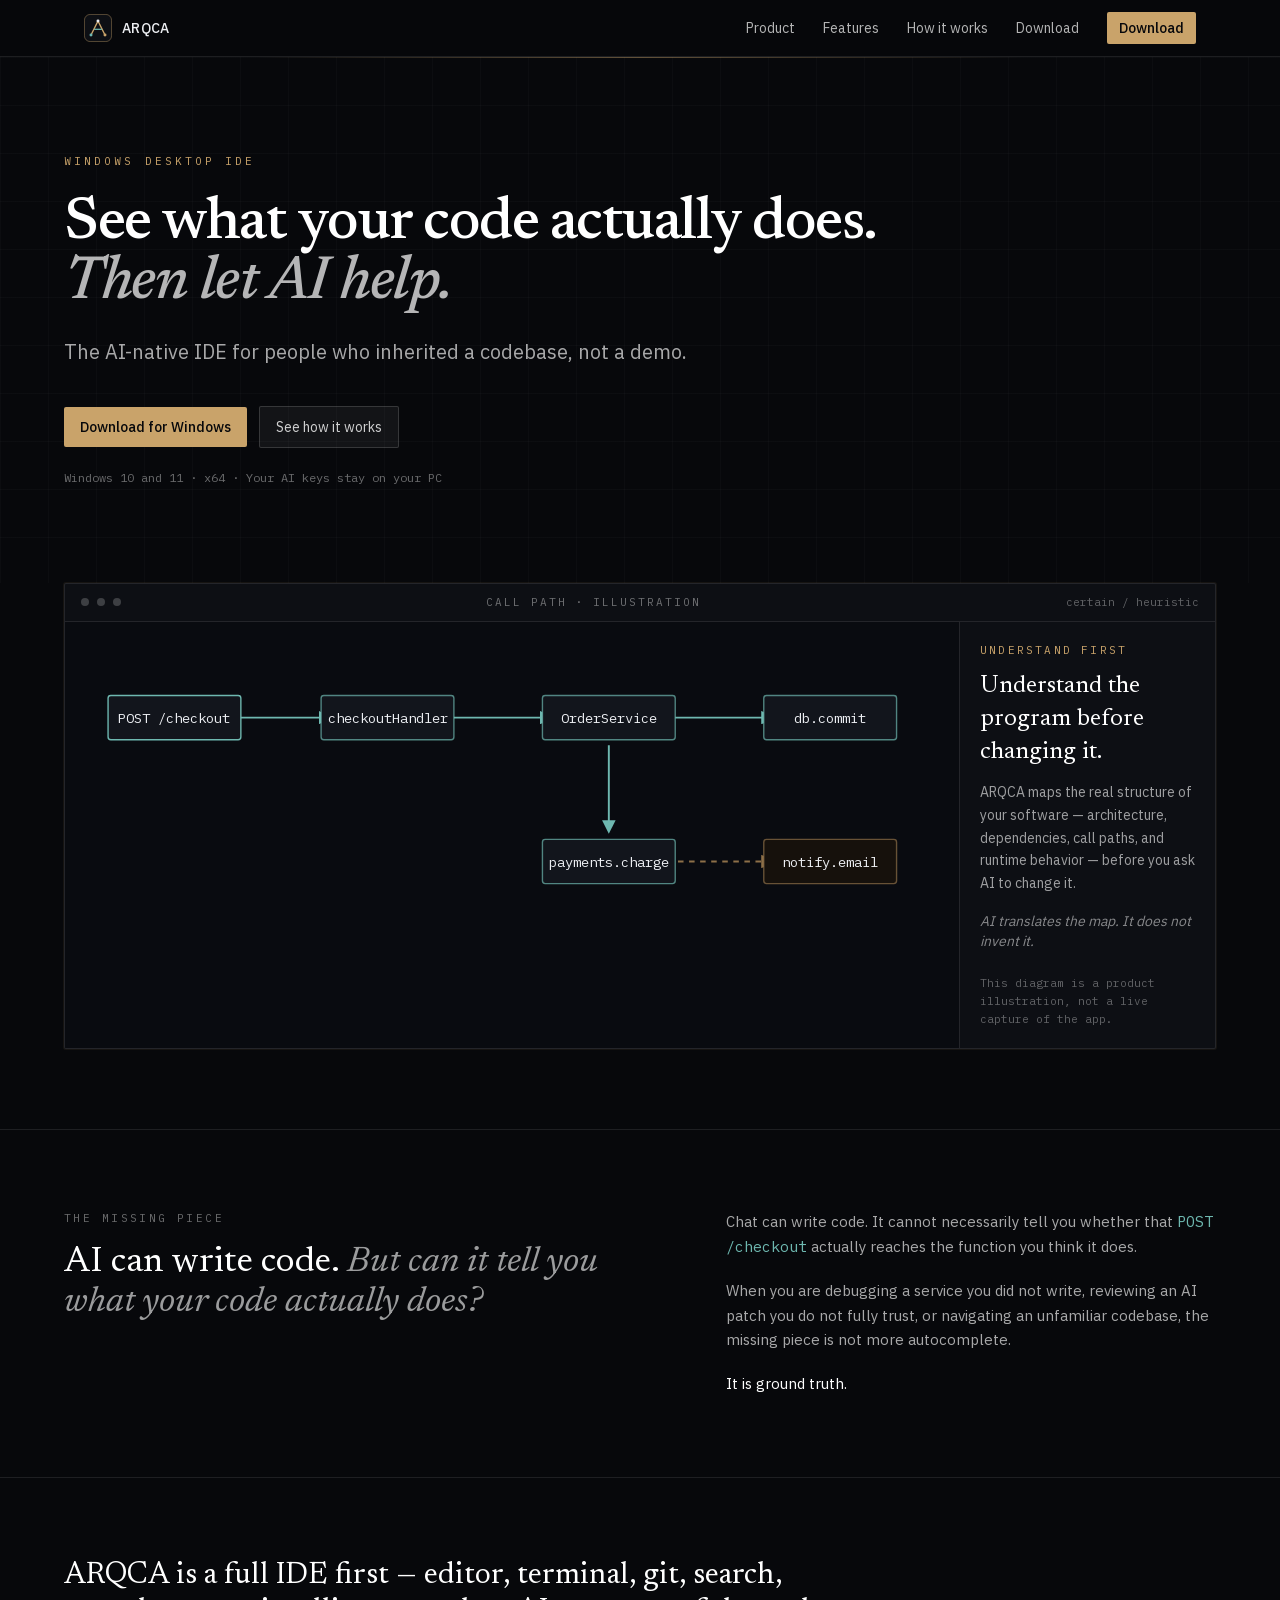
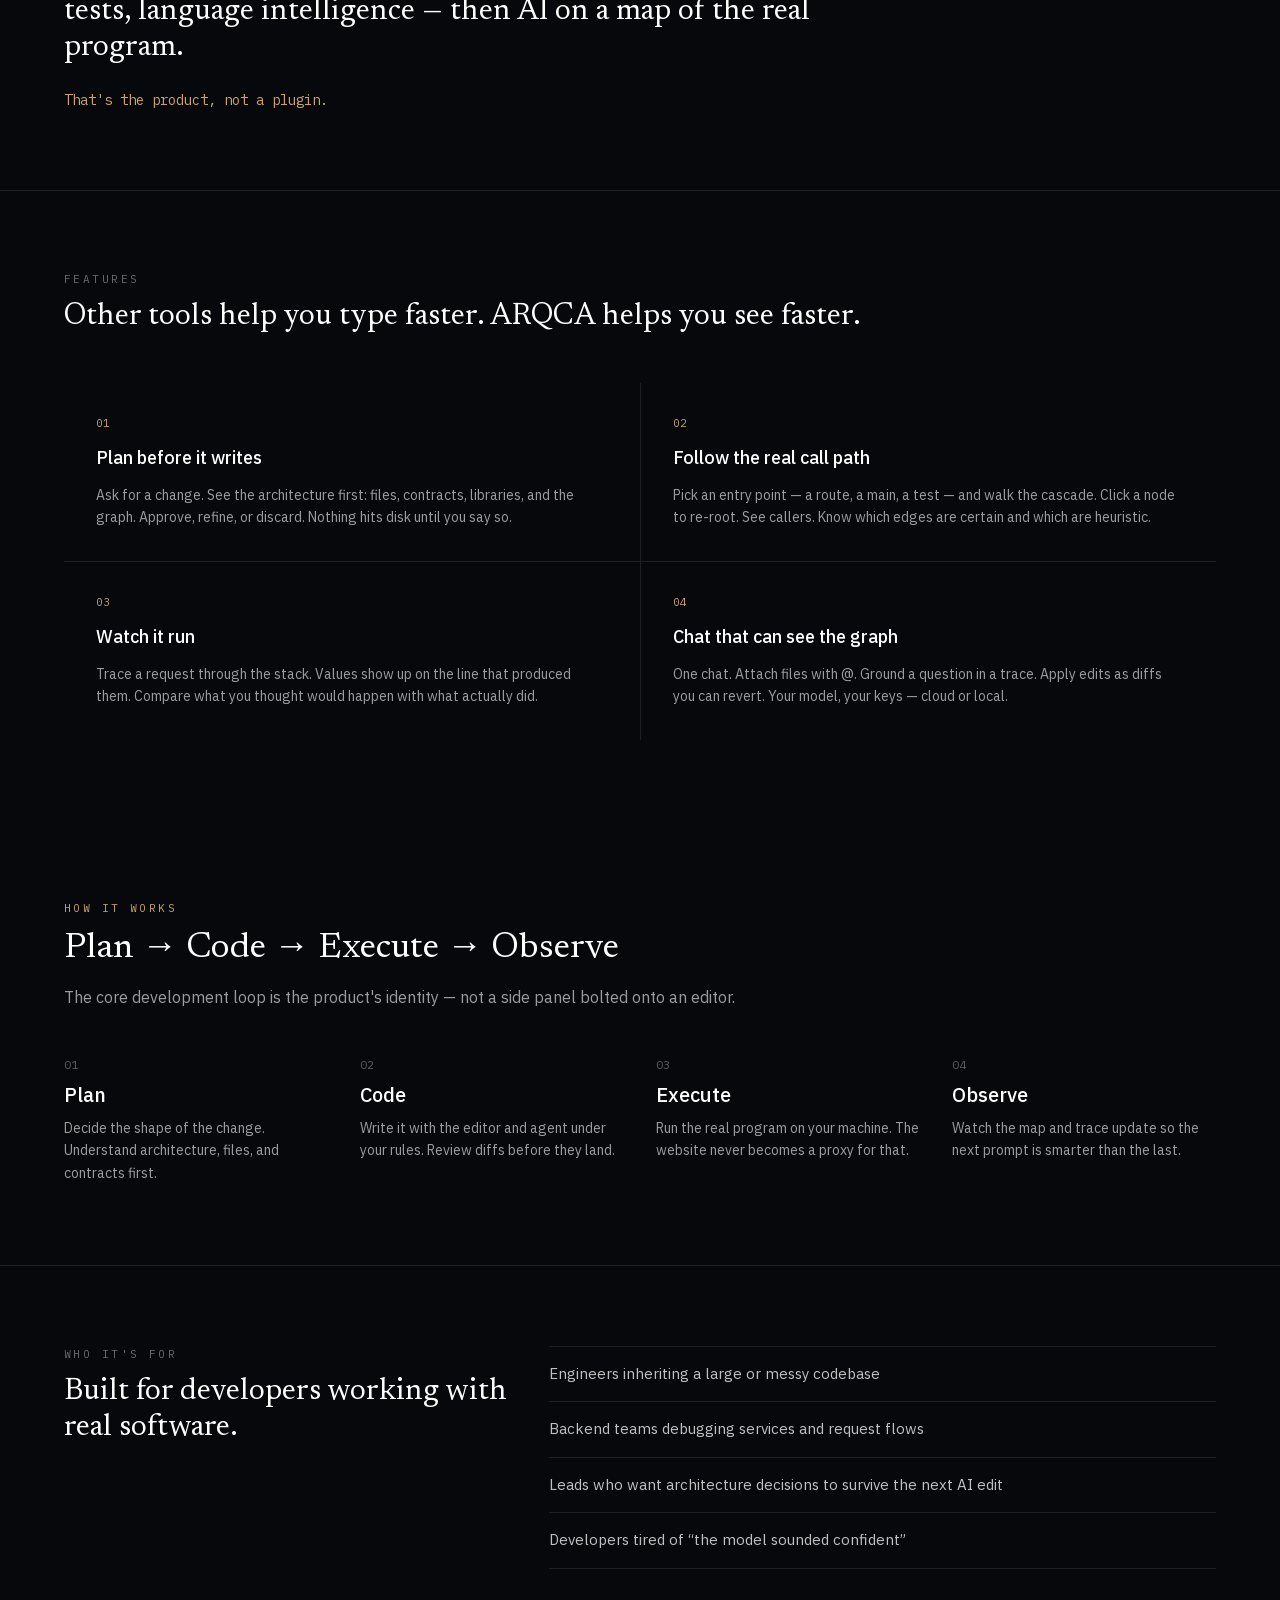
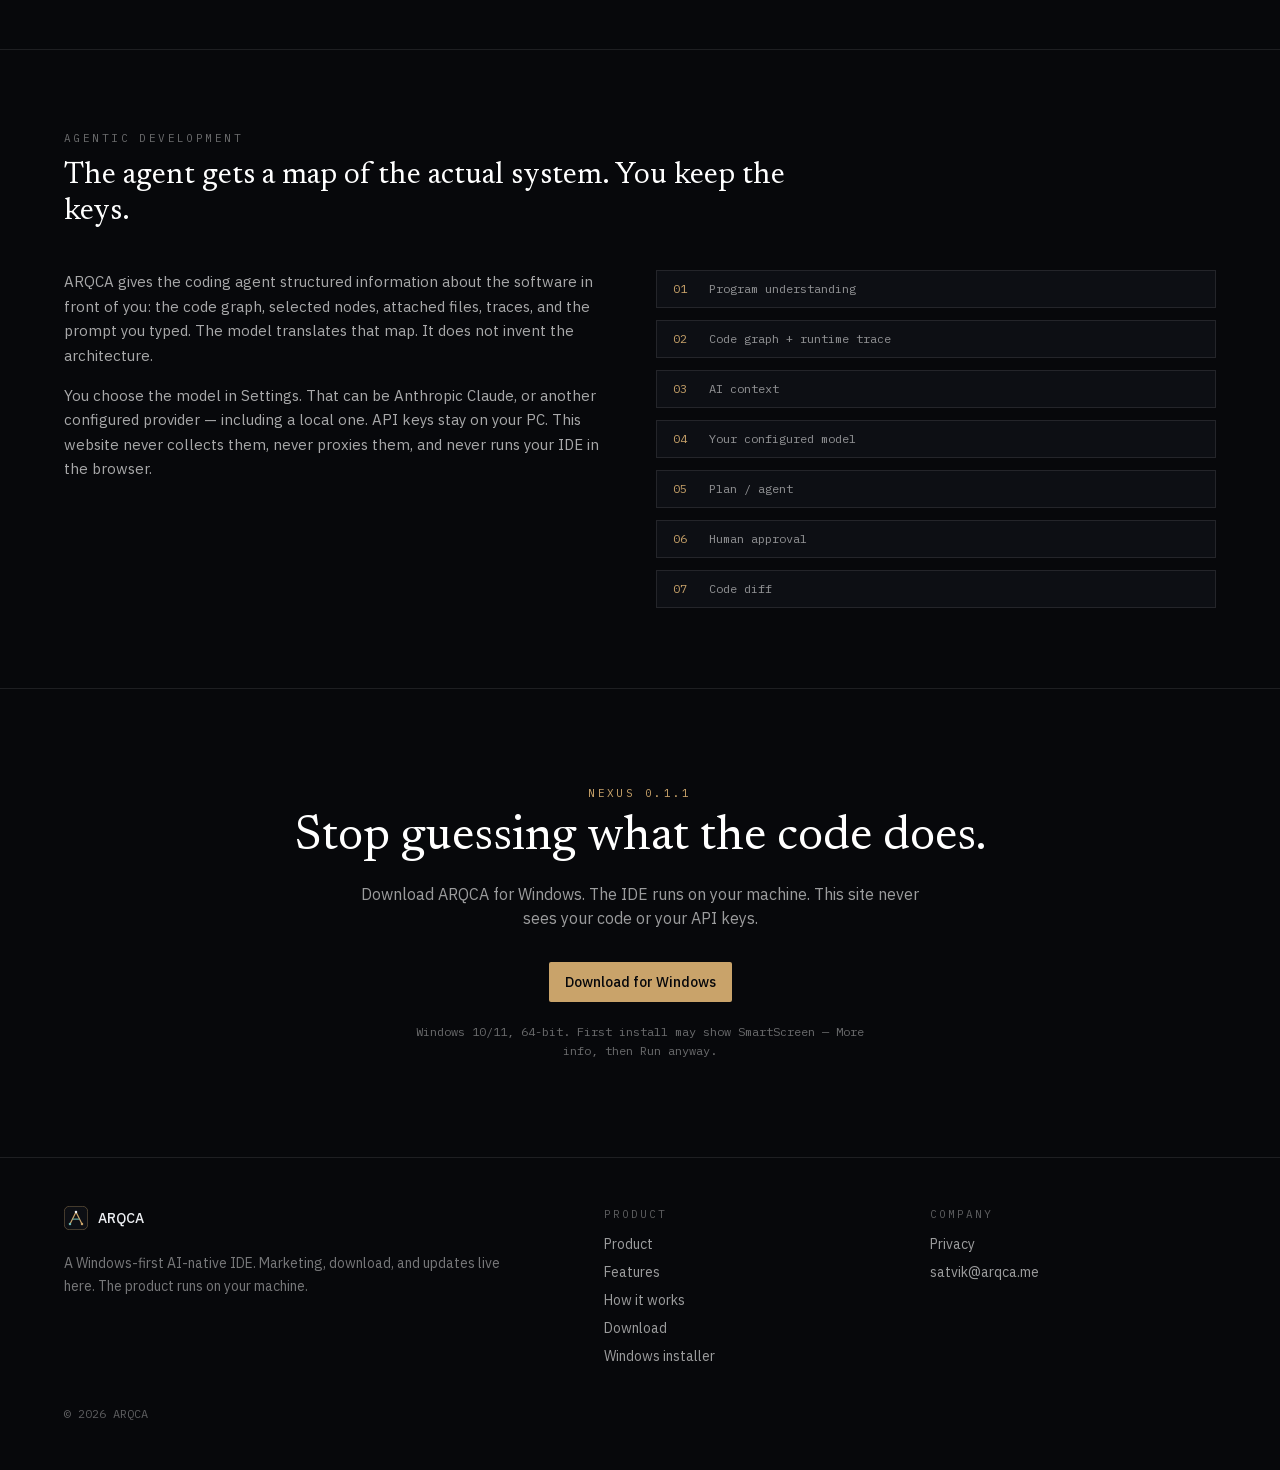
<file: index.html>
<!DOCTYPE html><!--3eyi5WeJnwTolWUCxHgqT--><html lang="en" class="__variable_987bfa __variable_e51aef __variable_9f0762"><head><meta charSet="utf-8"/><meta name="viewport" content="width=device-width, initial-scale=1"/><link rel="stylesheet" href="/_next/static/css/9a4ab6922d8cda25.css" data-precedence="next"/><link rel="preload" as="script" fetchPriority="low" href="/_next/static/chunks/webpack-51d63dc79d7a631f.js"/><script src="/_next/static/chunks/4bd1b696-c023c6e3521b1417.js" async=""></script><script src="/_next/static/chunks/255-09fb0d129bb12f51.js" async=""></script><script src="/_next/static/chunks/main-app-10377d242d7469f9.js" async=""></script><script src="/_next/static/chunks/app/page-df9d304e2578460b.js" async=""></script><meta name="theme-color" content="#07080b"/><meta name="color-scheme" content="dark"/><title>ARQCA — See What Your Code Actually Does</title><meta name="description" content="ARQCA is an AI-native desktop IDE that maps your codebase, traces execution, and helps AI understand your software before changing it."/><meta name="application-name" content="ARQCA"/><meta name="author" content="ARQCA"/><meta name="keywords" content="ARQCA,AI IDE,desktop IDE,code graph,execution tracing,program understanding,Windows IDE"/><meta name="creator" content="ARQCA"/><meta name="robots" content="index, follow"/><link rel="canonical" href="https://arqca.me/"/><meta property="og:title" content="ARQCA — See What Your Code Actually Does"/><meta property="og:description" content="ARQCA is an AI-native desktop IDE that maps your codebase, traces execution, and helps AI understand your software before changing it."/><meta property="og:url" content="https://arqca.me/"/><meta property="og:site_name" content="ARQCA"/><meta property="og:locale" content="en_US"/><meta property="og:image" content="https://arqca.me/og.png"/><meta property="og:image:width" content="1200"/><meta property="og:image:height" content="630"/><meta property="og:image:alt" content="ARQCA — See what your code actually does"/><meta property="og:type" content="website"/><meta name="twitter:card" content="summary_large_image"/><meta name="twitter:title" content="ARQCA — See What Your Code Actually Does"/><meta name="twitter:description" content="ARQCA is an AI-native desktop IDE that maps your codebase, traces execution, and helps AI understand your software before changing it."/><meta name="twitter:image" content="https://arqca.me/og.png"/><link rel="icon" href="/favicon.svg" type="image/svg+xml"/><link rel="apple-touch-icon" href="/apple-touch-icon.png"/><script src="/_next/static/chunks/polyfills-42372ed130431b0a.js" noModule=""></script></head><body class="font-sans antialiased"><div hidden=""><!--$--><!--/$--></div><script type="application/ld+json">{"@context":"https://schema.org","@type":"SoftwareApplication","name":"ARQCA","applicationCategory":"DeveloperApplication","operatingSystem":"Windows 10, Windows 11","url":"https://arqca.me","description":"ARQCA is an AI-native desktop IDE that maps your codebase, traces execution, and helps AI understand your software before changing it.","downloadUrl":"https://github.com/satvik-vinoth/Arqca/releases/download/v0.1.1/Nexus_0.1.1_x64-setup.exe","offers":{"@type":"Offer","availability":"https://schema.org/InStock","price":"0","priceCurrency":"USD","url":"https://github.com/satvik-vinoth/Arqca/releases/download/v0.1.1/Nexus_0.1.1_x64-setup.exe"}}</script><a href="#main" class="sr-only focus:not-sr-only focus:fixed focus:left-4 focus:top-4 focus:z-50 focus:bg-brass focus:px-3 focus:py-2 focus:text-ink">Skip to content</a><div id="top" class="min-h-screen bg-ink"><header class="sticky top-0 z-40 border-b border-line bg-ink/80 backdrop-blur-md"><div class="mx-auto flex h-14 max-w-site items-center justify-between px-5"><a href="/" class="flex items-center gap-2.5 text-sm font-medium tracking-wide"><svg class="h-7 w-7" viewBox="0 0 32 32" fill="none" aria-hidden="true"><rect width="32" height="32" rx="7" fill="#0d0f14"></rect><rect x="0.5" y="0.5" width="31" height="31" rx="6.5" stroke="#c9a36a" stroke-opacity="0.45"></rect><path d="M8 24 L16 8 L24 24" stroke="#c9a36a" stroke-width="1.6" stroke-linejoin="round"></path><path d="M11.5 17.5 H20.5" stroke="#6eb8b0" stroke-width="1.4"></path><circle cx="8" cy="24" r="1.7" fill="#6eb8b0"></circle><circle cx="16" cy="8" r="1.7" fill="#eceef2"></circle><circle cx="24" cy="24" r="1.7" fill="#c9a36a"></circle></svg><span>ARQCA</span></a><nav class="hidden items-center gap-7 text-sm text-white/70 md:flex" aria-label="Primary"><a href="/#product" class="transition hover:text-white">Product</a><a href="/#features" class="transition hover:text-white">Features</a><a href="/#how-it-works" class="transition hover:text-white">How it works</a><a href="/#download" class="transition hover:text-white">Download</a><a href="https://github.com/satvik-vinoth/Arqca/releases/download/v0.1.1/Nexus_0.1.1_x64-setup.exe" class="rounded-sm bg-brass px-3 py-1.5 text-sm font-medium text-ink transition hover:bg-[#d4b07a]">Download</a></nav><button type="button" class="inline-flex h-9 w-9 items-center justify-center rounded-sm border border-line text-white/80 md:hidden" aria-expanded="false" aria-controls="mobile-nav" aria-label="Open menu"><span class="sr-only">Menu</span><svg width="16" height="16" viewBox="0 0 16 16" fill="none" aria-hidden="true"><path d="M2 4 H14 M2 8 H14 M2 12 H14" stroke="currentColor" stroke-width="1.4"></path></svg></button></div></header><main id="main"><section class="relative overflow-hidden px-5 pb-16 pt-16 md:pb-24 md:pt-24"><div class="pointer-events-none absolute inset-0 bg-grid opacity-70"></div><div class="pointer-events-none absolute left-1/2 top-0 h-px w-[min(100%,48rem)] -translate-x-1/2 hairline"></div><div class="relative mx-auto max-w-site"><p class="mb-6 font-mono text-[11px] uppercase tracking-[0.28em] text-brass">Windows desktop IDE</p><h1 class="max-w-4xl font-display text-4xl font-medium leading-[1.12] tracking-tight text-white sm:text-5xl md:text-6xl">See what your code actually does.<!-- --> <span class="italic text-white/70">Then let AI help.</span></h1><p class="mt-6 max-w-2xl text-lg leading-relaxed text-white/65 md:text-xl">The AI-native IDE for people who inherited a codebase, not a demo.</p><div class="mt-10 flex flex-wrap items-center gap-3"><a href="https://github.com/satvik-vinoth/Arqca/releases/download/v0.1.1/Nexus_0.1.1_x64-setup.exe" class="inline-flex items-center rounded-sm bg-brass px-4 py-2.5 text-sm font-medium text-ink transition hover:bg-[#d4b07a]">Download for Windows</a><a href="/#how-it-works" class="inline-flex items-center rounded-sm border border-white/15 bg-white/5 px-4 py-2.5 text-sm text-white/80 transition hover:bg-white/10 hover:text-white">See how it works</a></div><p class="mt-5 max-w-xl font-mono text-xs leading-relaxed text-white/40">Windows 10 and 11 · x64 · Your AI keys stay on your PC</p></div></section><section id="product" class="scroll-mt-20 px-5 pb-20"><div class="mx-auto max-w-site"><div class="overflow-hidden rounded-sm border border-line bg-ink-raised shadow-[0_0_0_1px_rgba(201,163,106,0.08)]"><div class="flex items-center justify-between border-b border-line px-4 py-2.5"><div class="flex items-center gap-2"><span class="h-2 w-2 rounded-full bg-white/20"></span><span class="h-2 w-2 rounded-full bg-white/20"></span><span class="h-2 w-2 rounded-full bg-white/20"></span></div><p class="font-mono text-[11px] uppercase tracking-[0.18em] text-white/40">Call path · illustration</p><p class="hidden font-mono text-[11px] text-white/35 sm:block">certain / heuristic</p></div><div class="grid gap-0 lg:grid-cols-[minmax(0,1fr)_16rem]"><div class="relative min-h-[280px] overflow-x-auto bg-[#090b10] p-4 md:p-8"><svg viewBox="0 0 600 210" class="h-auto w-full min-w-[32rem]" role="img" aria-labelledby="graph-title graph-desc"><title id="graph-title">Illustrated call path for POST /checkout</title><desc id="graph-desc">A route leads to a handler, then a service, a database commit, a payments call, and a heuristic email edge.</desc><defs><marker id="arrow" viewBox="0 0 10 10" refX="8" refY="5" markerWidth="7" markerHeight="7" orient="auto-start-reverse"><path d="M 0 0 L 10 5 L 0 10 z" fill="#6eb8b0"></path></marker><marker id="arrow-dim" viewBox="0 0 10 10" refX="8" refY="5" markerWidth="7" markerHeight="7" orient="auto-start-reverse"><path d="M 0 0 L 10 5 L 0 10 z" fill="#8d7048"></path></marker></defs><line x1="88" y1="46" x2="168" y2="46" stroke="#6eb8b0" stroke-width="1.4" marker-end="url(#arrow)"></line><line x1="252" y1="46" x2="328" y2="46" stroke="#6eb8b0" stroke-width="1.4" marker-end="url(#arrow)"></line><line x1="412" y1="46" x2="488" y2="46" stroke="#6eb8b0" stroke-width="1.4" marker-end="url(#arrow)"></line><line x1="370" y1="66" x2="370" y2="128" stroke="#6eb8b0" stroke-width="1.4" marker-end="url(#arrow)"></line><line x1="412" y1="150" x2="488" y2="150" stroke="#8d7048" stroke-width="1.4" stroke-dasharray="4 4" marker-end="url(#arrow-dim)"></line><g><rect x="8" y="30" width="96" height="32" rx="2" fill="#12151c" stroke="#6eb8b0" stroke-opacity="1"></rect><text x="56" y="50" text-anchor="middle" fill="#eceef2" font-size="10" font-family="IBM Plex Mono, ui-monospace, monospace">POST /checkout</text></g><g><rect x="162" y="30" width="96" height="32" rx="2" fill="#12151c" stroke="#6eb8b0" stroke-opacity="0.7"></rect><text x="210" y="50" text-anchor="middle" fill="#eceef2" font-size="10" font-family="IBM Plex Mono, ui-monospace, monospace">checkoutHandler</text></g><g><rect x="322" y="30" width="96" height="32" rx="2" fill="#12151c" stroke="#6eb8b0" stroke-opacity="0.7"></rect><text x="370" y="50" text-anchor="middle" fill="#eceef2" font-size="10" font-family="IBM Plex Mono, ui-monospace, monospace">OrderService</text></g><g><rect x="482" y="30" width="96" height="32" rx="2" fill="#12151c" stroke="#6eb8b0" stroke-opacity="0.7"></rect><text x="530" y="50" text-anchor="middle" fill="#eceef2" font-size="10" font-family="IBM Plex Mono, ui-monospace, monospace">db.commit</text></g><g><rect x="322" y="134" width="96" height="32" rx="2" fill="#12151c" stroke="#6eb8b0" stroke-opacity="0.7"></rect><text x="370" y="154" text-anchor="middle" fill="#eceef2" font-size="10" font-family="IBM Plex Mono, ui-monospace, monospace">payments.charge</text></g><g><rect x="482" y="134" width="96" height="32" rx="2" fill="#16110c" stroke="#8d7048" stroke-opacity="0.7"></rect><text x="530" y="154" text-anchor="middle" fill="#eceef2" font-size="10" font-family="IBM Plex Mono, ui-monospace, monospace">notify.email</text></g></svg></div><aside class="border-t border-line p-5 lg:border-l lg:border-t-0"><p class="font-mono text-[11px] uppercase tracking-[0.2em] text-brass">Understand first</p><h2 class="mt-3 font-display text-2xl leading-snug text-white">Understand the program before changing it.</h2><p class="mt-3 text-sm leading-relaxed text-white/60">ARQCA maps the real structure of your software — architecture, dependencies, call paths, and runtime behavior — before you ask AI to change it.</p><p class="mt-4 text-sm italic text-white/50">AI translates the map. It does not invent it.</p><p class="mt-6 font-mono text-[11px] leading-relaxed text-white/35">This diagram is a product illustration, not a live capture of the app.</p></aside></div></div></div></section><section class="border-y border-line px-5 py-20"><div class="mx-auto grid max-w-site gap-12 md:grid-cols-[minmax(0,1.1fr)_minmax(0,0.9fr)] md:gap-16"><div><p class="font-mono text-[11px] uppercase tracking-[0.22em] text-white/40">The missing piece</p><h2 class="mt-4 font-display text-3xl leading-tight text-white md:text-4xl">AI can write code.<!-- --> <span class="italic text-white/60">But can it tell you what your code actually does?</span></h2></div><div class="space-y-5 text-[15px] leading-relaxed text-white/65"><p>Chat can write code. It cannot necessarily tell you whether that<!-- --> <code class="font-mono text-signal">POST /checkout</code> actually reaches the function you think it does.</p><p>When you are debugging a service you did not write, reviewing an AI patch you do not fully trust, or navigating an unfamiliar codebase, the missing piece is not more autocomplete.</p><p class="text-white">It is ground truth.</p></div></div></section><section class="px-5 py-20"><div class="mx-auto max-w-site"><p class="max-w-3xl font-display text-2xl leading-snug text-white md:text-3xl">ARQCA is a full IDE first — editor, terminal, git, search, tests, language intelligence — then AI on a map of the real program.</p><p class="mt-6 font-mono text-sm text-brass">That&#x27;s the product, not a plugin.</p></div></section><section id="features" class="scroll-mt-20 border-t border-line px-5 py-20"><div class="mx-auto max-w-site"><p class="font-mono text-[11px] uppercase tracking-[0.22em] text-white/40">Features</p><h2 class="mt-3 font-display text-3xl text-white">Other tools help you type faster. ARQCA helps you see faster.</h2><div class="mt-12 grid gap-px bg-line sm:grid-cols-2"><article class="bg-ink p-6 md:p-8"><p class="font-mono text-[11px] text-brass">01</p><h3 class="mt-3 text-lg font-medium text-white">Plan before it writes</h3><p class="mt-3 text-sm leading-relaxed text-white/60">Ask for a change. See the architecture first: files, contracts, libraries, and the graph. Approve, refine, or discard. Nothing hits disk until you say so.</p></article><article class="bg-ink p-6 md:p-8"><p class="font-mono text-[11px] text-brass">02</p><h3 class="mt-3 text-lg font-medium text-white">Follow the real call path</h3><p class="mt-3 text-sm leading-relaxed text-white/60">Pick an entry point — a route, a main, a test — and walk the cascade. Click a node to re-root. See callers. Know which edges are certain and which are heuristic.</p></article><article class="bg-ink p-6 md:p-8"><p class="font-mono text-[11px] text-brass">03</p><h3 class="mt-3 text-lg font-medium text-white">Watch it run</h3><p class="mt-3 text-sm leading-relaxed text-white/60">Trace a request through the stack. Values show up on the line that produced them. Compare what you thought would happen with what actually did.</p></article><article class="bg-ink p-6 md:p-8"><p class="font-mono text-[11px] text-brass">04</p><h3 class="mt-3 text-lg font-medium text-white">Chat that can see the graph</h3><p class="mt-3 text-sm leading-relaxed text-white/60">One chat. Attach files with @. Ground a question in a trace. Apply edits as diffs you can revert. Your model, your keys — cloud or local.</p></article></div></div></section><section id="how-it-works" class="scroll-mt-20 px-5 py-20"><div class="mx-auto max-w-site"><p class="font-mono text-[11px] uppercase tracking-[0.22em] text-brass">How it works</p><h2 class="mt-3 font-display text-3xl text-white md:text-4xl">Plan → Code → Execute → Observe</h2><p class="mt-4 max-w-2xl text-white/60">The core development loop is the product&#x27;s identity — not a side panel bolted onto an editor.</p><ol class="mt-12 grid gap-8 sm:grid-cols-2 lg:grid-cols-4"><li><p class="font-mono text-xs text-white/35">01</p><h3 class="mt-2 text-xl font-medium text-white">Plan</h3><p class="mt-2 text-sm leading-relaxed text-white/60">Decide the shape of the change. Understand architecture, files, and contracts first.</p></li><li><p class="font-mono text-xs text-white/35">02</p><h3 class="mt-2 text-xl font-medium text-white">Code</h3><p class="mt-2 text-sm leading-relaxed text-white/60">Write it with the editor and agent under your rules. Review diffs before they land.</p></li><li><p class="font-mono text-xs text-white/35">03</p><h3 class="mt-2 text-xl font-medium text-white">Execute</h3><p class="mt-2 text-sm leading-relaxed text-white/60">Run the real program on your machine. The website never becomes a proxy for that.</p></li><li><p class="font-mono text-xs text-white/35">04</p><h3 class="mt-2 text-xl font-medium text-white">Observe</h3><p class="mt-2 text-sm leading-relaxed text-white/60">Watch the map and trace update so the next prompt is smarter than the last.</p></li></ol></div></section><section class="border-y border-line px-5 py-20"><div class="mx-auto grid max-w-site gap-10 md:grid-cols-[minmax(0,0.8fr)_minmax(0,1.2fr)]"><div><p class="font-mono text-[11px] uppercase tracking-[0.22em] text-white/40">Who it&#x27;s for</p><h2 class="mt-3 font-display text-3xl text-white">Built for developers working with real software.</h2></div><ul class="space-y-0 divide-y divide-line border-y border-line"><li class="py-4 text-[15px] text-white/75">Engineers inheriting a large or messy codebase</li><li class="py-4 text-[15px] text-white/75">Backend teams debugging services and request flows</li><li class="py-4 text-[15px] text-white/75">Leads who want architecture decisions to survive the next AI edit</li><li class="py-4 text-[15px] text-white/75">Developers tired of “the model sounded confident”</li></ul></div></section><section class="px-5 py-20"><div class="mx-auto max-w-site"><p class="font-mono text-[11px] uppercase tracking-[0.22em] text-white/40">Agentic development</p><h2 class="mt-3 max-w-3xl font-display text-3xl text-white">The agent gets a map of the actual system. You keep the keys.</h2><div class="mt-10 grid gap-8 md:grid-cols-2"><div class="space-y-4 text-[15px] leading-relaxed text-white/65"><p>ARQCA gives the coding agent structured information about the software in front of you: the code graph, selected nodes, attached files, traces, and the prompt you typed. The model translates that map. It does not invent the architecture.</p><p>You choose the model in Settings. That can be Anthropic Claude, or another configured provider — including a local one. API keys stay on your PC. This website never collects them, never proxies them, and never runs your IDE in the browser.</p></div><ol class="space-y-3 font-mono text-xs text-white/55"><li class="flex items-center gap-3 border border-line bg-ink-raised px-4 py-2.5"><span class="w-6 text-brass">01</span><span>Program understanding</span></li><li class="flex items-center gap-3 border border-line bg-ink-raised px-4 py-2.5"><span class="w-6 text-brass">02</span><span>Code graph + runtime trace</span></li><li class="flex items-center gap-3 border border-line bg-ink-raised px-4 py-2.5"><span class="w-6 text-brass">03</span><span>AI context</span></li><li class="flex items-center gap-3 border border-line bg-ink-raised px-4 py-2.5"><span class="w-6 text-brass">04</span><span>Your configured model</span></li><li class="flex items-center gap-3 border border-line bg-ink-raised px-4 py-2.5"><span class="w-6 text-brass">05</span><span>Plan / agent</span></li><li class="flex items-center gap-3 border border-line bg-ink-raised px-4 py-2.5"><span class="w-6 text-brass">06</span><span>Human approval</span></li><li class="flex items-center gap-3 border border-line bg-ink-raised px-4 py-2.5"><span class="w-6 text-brass">07</span><span>Code diff</span></li></ol></div></div></section><section id="download" class="scroll-mt-20 border-t border-line px-5 py-24"><div class="mx-auto max-w-site text-center"><p class="font-mono text-[11px] uppercase tracking-[0.22em] text-brass">Nexus <!-- -->0.1.1</p><h2 class="mt-3 font-display text-3xl text-white md:text-5xl">Stop guessing what the code does.</h2><p class="mx-auto mt-5 max-w-xl text-white/60">Download ARQCA for Windows. The IDE runs on your machine. This site never sees your code or your API keys.</p><div class="mt-8 flex flex-wrap items-center justify-center gap-3"><a href="https://github.com/satvik-vinoth/Arqca/releases/download/v0.1.1/Nexus_0.1.1_x64-setup.exe" class="inline-flex items-center rounded-sm bg-brass px-4 py-2.5 text-sm font-medium text-ink transition hover:bg-[#d4b07a]">Download for Windows</a></div><p class="mx-auto mt-5 max-w-md font-mono text-xs leading-relaxed text-white/40">Windows 10/11, 64-bit. First install may show SmartScreen — More info, then Run anyway.</p></div></section></main><footer class="border-t border-line px-5 py-12"><div class="mx-auto grid max-w-site gap-10 md:grid-cols-[minmax(0,1.4fr)_repeat(2,minmax(0,0.8fr))]"><div><a href="/" class="inline-flex items-center gap-2.5"><svg class="h-6 w-6" viewBox="0 0 32 32" fill="none" aria-hidden="true"><rect width="32" height="32" rx="7" fill="#0d0f14"></rect><rect x="0.5" y="0.5" width="31" height="31" rx="6.5" stroke="#c9a36a" stroke-opacity="0.45"></rect><path d="M8 24 L16 8 L24 24" stroke="#c9a36a" stroke-width="1.6" stroke-linejoin="round"></path><path d="M11.5 17.5 H20.5" stroke="#6eb8b0" stroke-width="1.4"></path><circle cx="8" cy="24" r="1.7" fill="#6eb8b0"></circle><circle cx="16" cy="8" r="1.7" fill="#eceef2"></circle><circle cx="24" cy="24" r="1.7" fill="#c9a36a"></circle></svg><span class="text-sm font-medium">ARQCA</span></a><p class="mt-4 max-w-md text-sm leading-relaxed text-white/45">A Windows-first AI-native IDE. Marketing, download, and updates live here. The product runs on your machine.</p></div><div><p class="font-mono text-[11px] uppercase tracking-[0.18em] text-white/35">Product</p><ul class="mt-3 space-y-2 text-sm text-white/60"><li><a class="transition hover:text-white" href="/#product">Product</a></li><li><a class="transition hover:text-white" href="/#features">Features</a></li><li><a class="transition hover:text-white" href="/#how-it-works">How it works</a></li><li><a class="transition hover:text-white" href="/#download">Download</a></li><li><a class="transition hover:text-white" href="https://github.com/satvik-vinoth/Arqca/releases/download/v0.1.1/Nexus_0.1.1_x64-setup.exe">Windows installer</a></li></ul></div><div><p class="font-mono text-[11px] uppercase tracking-[0.18em] text-white/35">Company</p><ul class="mt-3 space-y-2 text-sm text-white/60"><li><a class="transition hover:text-white" href="/privacy/">Privacy</a></li><li><a class="transition hover:text-white" href="mailto:satvik@arqca.me">satvik@arqca.me</a></li></ul></div></div><p class="mx-auto mt-10 max-w-site font-mono text-xs text-white/35">© <!-- -->2026<!-- --> ARQCA</p></footer></div><!--$--><!--/$--><script src="/_next/static/chunks/webpack-51d63dc79d7a631f.js" id="_R_" async=""></script><script>(self.__next_f=self.__next_f||[]).push([0])</script><script>self.__next_f.push([1,"1:\"$Sreact.fragment\"\n2:I[9766,[],\"\"]\n3:I[8924,[],\"\"]\n4:I[7292,[\"974\",\"static/chunks/app/page-df9d304e2578460b.js\"],\"Navbar\"]\n12:I[7150,[],\"\"]\n:HL[\"/_next/static/css/9a4ab6922d8cda25.css\",\"style\"]\n"])</script><script>self.__next_f.push([1,"0:{\"P\":null,\"b\":\"3eyi5WeJnwTolWUCxHgqT\",\"p\":\"\",\"c\":[\"\",\"\"],\"i\":false,\"f\":[[[\"\",{\"children\":[\"__PAGE__\",{}]},\"$undefined\",\"$undefined\",true],[\"\",[\"$\",\"$1\",\"c\",{\"children\":[[[\"$\",\"link\",\"0\",{\"rel\":\"stylesheet\",\"href\":\"/_next/static/css/9a4ab6922d8cda25.css\",\"precedence\":\"next\",\"crossOrigin\":\"$undefined\",\"nonce\":\"$undefined\"}]],[\"$\",\"html\",null,{\"lang\":\"en\",\"className\":\"__variable_987bfa __variable_e51aef __variable_9f0762\",\"children\":[\"$\",\"body\",null,{\"className\":\"font-sans antialiased\",\"children\":[[\"$\",\"script\",null,{\"type\":\"application/ld+json\",\"dangerouslySetInnerHTML\":{\"__html\":\"{\\\"@context\\\":\\\"https://schema.org\\\",\\\"@type\\\":\\\"SoftwareApplication\\\",\\\"name\\\":\\\"ARQCA\\\",\\\"applicationCategory\\\":\\\"DeveloperApplication\\\",\\\"operatingSystem\\\":\\\"Windows 10, Windows 11\\\",\\\"url\\\":\\\"https://arqca.me\\\",\\\"description\\\":\\\"ARQCA is an AI-native desktop IDE that maps your codebase, traces execution, and helps AI understand your software before changing it.\\\",\\\"downloadUrl\\\":\\\"https://github.com/satvik-vinoth/Arqca/releases/download/v0.1.1/Nexus_0.1.1_x64-setup.exe\\\",\\\"offers\\\":{\\\"@type\\\":\\\"Offer\\\",\\\"availability\\\":\\\"https://schema.org/InStock\\\",\\\"price\\\":\\\"0\\\",\\\"priceCurrency\\\":\\\"USD\\\",\\\"url\\\":\\\"https://github.com/satvik-vinoth/Arqca/releases/download/v0.1.1/Nexus_0.1.1_x64-setup.exe\\\"}}\"}}],[\"$\",\"a\",null,{\"href\":\"#main\",\"className\":\"sr-only focus:not-sr-only focus:fixed focus:left-4 focus:top-4 focus:z-50 focus:bg-brass focus:px-3 focus:py-2 focus:text-ink\",\"children\":\"Skip to content\"}],[\"$\",\"$L2\",null,{\"parallelRouterKey\":\"children\",\"error\":\"$undefined\",\"errorStyles\":\"$undefined\",\"errorScripts\":\"$undefined\",\"template\":[\"$\",\"$L3\",null,{}],\"templateStyles\":\"$undefined\",\"templateScripts\":\"$undefined\",\"notFound\":[[\"$\",\"main\",null,{\"className\":\"flex min-h-screen flex-col items-center justify-center bg-ink px-5 text-center\",\"children\":[[\"$\",\"svg\",null,{\"className\":\"h-10 w-10\",\"viewBox\":\"0 0 32 32\",\"fill\":\"none\",\"aria-hidden\":\"true\",\"children\":[[\"$\",\"rect\",null,{\"width\":\"32\",\"height\":\"32\",\"rx\":\"7\",\"fill\":\"#0d0f14\"}],[\"$\",\"rect\",null,{\"x\":\"0.5\",\"y\":\"0.5\",\"width\":\"31\",\"height\":\"31\",\"rx\":\"6.5\",\"stroke\":\"#c9a36a\",\"strokeOpacity\":\"0.45\"}],[\"$\",\"path\",null,{\"d\":\"M8 24 L16 8 L24 24\",\"stroke\":\"#c9a36a\",\"strokeWidth\":\"1.6\",\"strokeLinejoin\":\"round\"}],[\"$\",\"path\",null,{\"d\":\"M11.5 17.5 H20.5\",\"stroke\":\"#6eb8b0\",\"strokeWidth\":\"1.4\"}],[\"$\",\"circle\",null,{\"cx\":\"8\",\"cy\":\"24\",\"r\":\"1.7\",\"fill\":\"#6eb8b0\"}],[\"$\",\"circle\",null,{\"cx\":\"16\",\"cy\":\"8\",\"r\":\"1.7\",\"fill\":\"#eceef2\"}],[\"$\",\"circle\",null,{\"cx\":\"24\",\"cy\":\"24\",\"r\":\"1.7\",\"fill\":\"#c9a36a\"}]]}],[\"$\",\"h1\",null,{\"className\":\"mt-6 font-display text-3xl text-white\",\"children\":\"Page not found\"}],[\"$\",\"p\",null,{\"className\":\"mt-3 text-sm text-white/55\",\"children\":\"ARQCA lives at the homepage. This URL does not exist.\"}],[\"$\",\"a\",null,{\"href\":\"/\",\"className\":\"mt-8 rounded-sm bg-brass px-4 py-2.5 text-sm font-medium text-ink\",\"children\":\"Back to ARQCA\"}]]}],[]],\"forbidden\":\"$undefined\",\"unauthorized\":\"$undefined\"}]]}]}]]}],{\"children\":[\"__PAGE__\",[\"$\",\"$1\",\"c\",{\"children\":[[\"$\",\"div\",null,{\"id\":\"top\",\"className\":\"min-h-screen bg-ink\",\"children\":[[\"$\",\"$L4\",null,{}],[\"$\",\"main\",null,{\"id\":\"main\",\"children\":[[\"$\",\"section\",null,{\"className\":\"relative overflow-hidden px-5 pb-16 pt-16 md:pb-24 md:pt-24\",\"children\":[[\"$\",\"div\",null,{\"className\":\"pointer-events-none absolute inset-0 bg-grid opacity-70\"}],[\"$\",\"div\",null,{\"className\":\"pointer-events-none absolute left-1/2 top-0 h-px w-[min(100%,48rem)] -translate-x-1/2 hairline\"}],[\"$\",\"div\",null,{\"className\":\"relative mx-auto max-w-site\",\"children\":[[\"$\",\"p\",null,{\"className\":\"mb-6 font-mono text-[11px] uppercase tracking-[0.28em] text-brass\",\"children\":\"Windows desktop IDE\"}],[\"$\",\"h1\",null,{\"className\":\"max-w-4xl font-display text-4xl font-medium leading-[1.12] tracking-tight text-white sm:text-5xl md:text-6xl\",\"children\":[\"See what your code actually does.\",\" \",[\"$\",\"span\",null,{\"className\":\"italic text-white/70\",\"children\":\"Then let AI help.\"}]]}],[\"$\",\"p\",null,{\"className\":\"mt-6 max-w-2xl text-lg leading-relaxed text-white/65 md:text-xl\",\"children\":\"The AI-native IDE for people who inherited a codebase, not a demo.\"}],[\"$\",\"div\",null,{\"className\":\"mt-10 flex flex-wrap items-center gap-3\",\"children\":[[\"$\",\"a\",null,{\"href\":\"https://github.com/satvik-vinoth/Arqca/releases/download/v0.1.1/Nexus_0.1.1_x64-setup.exe\",\"className\":\"inline-flex items-center rounded-sm bg-brass px-4 py-2.5 text-sm font-medium text-ink transition hover:bg-[#d4b07a]\",\"children\":\"Download for Windows\"}],\"$L5\"]}],\"$L6\"]}]]}],\"$L7\",\"$L8\",\"$L9\",\"$La\",\"$Lb\",\"$Lc\",\"$Ld\",\"$Le\"]}],\"$Lf\"]}],null,\"$L10\"]}],{},null,false]},null,false],\"$L11\",false]],\"m\":\"$undefined\",\"G\":[\"$12\",[]],\"s\":false,\"S\":true}\n"])</script><script>self.__next_f.push([1,"17:I[4431,[],\"OutletBoundary\"]\n19:I[5278,[],\"AsyncMetadataOutlet\"]\n1b:I[4431,[],\"ViewportBoundary\"]\n1d:I[4431,[],\"MetadataBoundary\"]\n1e:\"$Sreact.suspense\"\n5:[\"$\",\"a\",null,{\"href\":\"/#how-it-works\",\"className\":\"inline-flex items-center rounded-sm border border-white/15 bg-white/5 px-4 py-2.5 text-sm text-white/80 transition hover:bg-white/10 hover:text-white\",\"children\":\"See how it works\"}]\n6:[\"$\",\"p\",null,{\"className\":\"mt-5 max-w-xl font-mono text-xs leading-relaxed text-white/40\",\"children\":\"Windows 10 and 11 · x64 · Your AI keys stay on your PC\"}]\n"])</script><script>self.__next_f.push([1,"7:[\"$\",\"section\",null,{\"id\":\"product\",\"className\":\"scroll-mt-20 px-5 pb-20\",\"children\":[\"$\",\"div\",null,{\"className\":\"mx-auto max-w-site\",\"children\":[\"$\",\"div\",null,{\"className\":\"overflow-hidden rounded-sm border border-line bg-ink-raised shadow-[0_0_0_1px_rgba(201,163,106,0.08)]\",\"children\":[[\"$\",\"div\",null,{\"className\":\"flex items-center justify-between border-b border-line px-4 py-2.5\",\"children\":[[\"$\",\"div\",null,{\"className\":\"flex items-center gap-2\",\"children\":[[\"$\",\"span\",null,{\"className\":\"h-2 w-2 rounded-full bg-white/20\"}],[\"$\",\"span\",null,{\"className\":\"h-2 w-2 rounded-full bg-white/20\"}],[\"$\",\"span\",null,{\"className\":\"h-2 w-2 rounded-full bg-white/20\"}]]}],[\"$\",\"p\",null,{\"className\":\"font-mono text-[11px] uppercase tracking-[0.18em] text-white/40\",\"children\":\"Call path · illustration\"}],[\"$\",\"p\",null,{\"className\":\"hidden font-mono text-[11px] text-white/35 sm:block\",\"children\":\"certain / heuristic\"}]]}],[\"$\",\"div\",null,{\"className\":\"grid gap-0 lg:grid-cols-[minmax(0,1fr)_16rem]\",\"children\":[[\"$\",\"div\",null,{\"className\":\"relative min-h-[280px] overflow-x-auto bg-[#090b10] p-4 md:p-8\",\"children\":[\"$\",\"svg\",null,{\"viewBox\":\"0 0 600 210\",\"className\":\"h-auto w-full min-w-[32rem]\",\"role\":\"img\",\"aria-labelledby\":\"graph-title graph-desc\",\"children\":[[\"$\",\"title\",null,{\"id\":\"graph-title\",\"children\":\"Illustrated call path for POST /checkout\"}],[\"$\",\"desc\",null,{\"id\":\"graph-desc\",\"children\":\"A route leads to a handler, then a service, a database commit, a payments call, and a heuristic email edge.\"}],[\"$\",\"defs\",null,{\"children\":[[\"$\",\"marker\",null,{\"id\":\"arrow\",\"viewBox\":\"0 0 10 10\",\"refX\":\"8\",\"refY\":\"5\",\"markerWidth\":\"7\",\"markerHeight\":\"7\",\"orient\":\"auto-start-reverse\",\"children\":[\"$\",\"path\",null,{\"d\":\"M 0 0 L 10 5 L 0 10 z\",\"fill\":\"#6eb8b0\"}]}],[\"$\",\"marker\",null,{\"id\":\"arrow-dim\",\"viewBox\":\"0 0 10 10\",\"refX\":\"8\",\"refY\":\"5\",\"markerWidth\":\"7\",\"markerHeight\":\"7\",\"orient\":\"auto-start-reverse\",\"children\":[\"$\",\"path\",null,{\"d\":\"M 0 0 L 10 5 L 0 10 z\",\"fill\":\"#8d7048\"}]}]]}],[\"$\",\"line\",null,{\"x1\":\"88\",\"y1\":\"46\",\"x2\":\"168\",\"y2\":\"46\",\"stroke\":\"#6eb8b0\",\"strokeWidth\":\"1.4\",\"markerEnd\":\"url(#arrow)\"}],[\"$\",\"line\",null,{\"x1\":\"252\",\"y1\":\"46\",\"x2\":\"328\",\"y2\":\"46\",\"stroke\":\"#6eb8b0\",\"strokeWidth\":\"1.4\",\"markerEnd\":\"url(#arrow)\"}],[\"$\",\"line\",null,{\"x1\":\"412\",\"y1\":\"46\",\"x2\":\"488\",\"y2\":\"46\",\"stroke\":\"#6eb8b0\",\"strokeWidth\":\"1.4\",\"markerEnd\":\"url(#arrow)\"}],[\"$\",\"line\",null,{\"x1\":\"370\",\"y1\":\"66\",\"x2\":\"370\",\"y2\":\"128\",\"stroke\":\"#6eb8b0\",\"strokeWidth\":\"1.4\",\"markerEnd\":\"url(#arrow)\"}],[\"$\",\"line\",null,{\"x1\":\"412\",\"y1\":\"150\",\"x2\":\"488\",\"y2\":\"150\",\"stroke\":\"#8d7048\",\"strokeWidth\":\"1.4\",\"strokeDasharray\":\"4 4\",\"markerEnd\":\"url(#arrow-dim)\"}],[[\"$\",\"g\",\"route\",{\"children\":[[\"$\",\"rect\",null,{\"x\":8,\"y\":30,\"width\":\"96\",\"height\":\"32\",\"rx\":\"2\",\"fill\":\"#12151c\",\"stroke\":\"#6eb8b0\",\"strokeOpacity\":1}],[\"$\",\"text\",null,{\"x\":56,\"y\":50,\"textAnchor\":\"middle\",\"fill\":\"#eceef2\",\"fontSize\":\"10\",\"fontFamily\":\"IBM Plex Mono, ui-monospace, monospace\",\"children\":\"POST /checkout\"}]]}],[\"$\",\"g\",\"handler\",{\"children\":[[\"$\",\"rect\",null,{\"x\":162,\"y\":30,\"width\":\"96\",\"height\":\"32\",\"rx\":\"2\",\"fill\":\"#12151c\",\"stroke\":\"#6eb8b0\",\"strokeOpacity\":0.7}],[\"$\",\"text\",null,{\"x\":210,\"y\":50,\"textAnchor\":\"middle\",\"fill\":\"#eceef2\",\"fontSize\":\"10\",\"fontFamily\":\"IBM Plex Mono, ui-monospace, monospace\",\"children\":\"checkoutHandler\"}]]}],[\"$\",\"g\",\"svc\",{\"children\":[[\"$\",\"rect\",null,{\"x\":322,\"y\":30,\"width\":\"96\",\"height\":\"32\",\"rx\":\"2\",\"fill\":\"#12151c\",\"stroke\":\"#6eb8b0\",\"strokeOpacity\":0.7}],[\"$\",\"text\",null,{\"x\":370,\"y\":50,\"textAnchor\":\"middle\",\"fill\":\"#eceef2\",\"fontSize\":\"10\",\"fontFamily\":\"IBM Plex Mono, ui-monospace, monospace\",\"children\":\"OrderService\"}]]}],[\"$\",\"g\",\"db\",{\"children\":[[\"$\",\"rect\",null,{\"x\":482,\"y\":30,\"width\":\"96\",\"height\":\"32\",\"rx\":\"2\",\"fill\":\"#12151c\",\"stroke\":\"#6eb8b0\",\"strokeOpacity\":0.7}],[\"$\",\"text\",null,{\"x\":530,\"y\":50,\"textAnchor\":\"middle\",\"fill\":\"#eceef2\",\"fontSize\":\"10\",\"fontFamily\":\"IBM Plex Mono, ui-monospace, monospace\",\"children\":\"db.commit\"}]]}],[\"$\",\"g\",\"pay\",{\"children\":[[\"$\",\"rect\",null,{\"x\":322,\"y\":134,\"width\":\"96\",\"height\":\"32\",\"rx\":\"2\",\"fill\":\"#12151c\",\"stroke\":\"#6eb8b0\",\"strokeOpacity\":0.7}],[\"$\",\"text\",null,{\"x\":370,\"y\":154,\"textAnchor\":\"middle\",\"fill\":\"#eceef2\",\"fontSize\":\"10\",\"fontFamily\":\"IBM Plex Mono, ui-monospace, monospace\",\"children\":\"payments.charge\"}]]}],[\"$\",\"g\",\"mail\",{\"children\":[[\"$\",\"rect\",null,{\"x\":482,\"y\":134,\"width\":\"96\",\"height\":\"32\",\"rx\":\"2\",\"fill\":\"#16110c\",\"stroke\":\"#8d7048\",\"strokeOpacity\":0.7}],[\"$\",\"text\",null,{\"x\":530,\"y\":154,\"textAnchor\":\"middle\",\"fill\":\"#eceef2\",\"fontSize\":\"10\",\"fontFamily\":\"IBM Plex Mono, ui-monospace, monospace\",\"children\":\"notify.email\"}]]}]]]}]}],[\"$\",\"aside\",null,{\"className\":\"border-t border-line p-5 lg:border-l lg:border-t-0\",\"children\":[[\"$\",\"p\",null,{\"className\":\"font-mono text-[11px] uppercase tracking-[0.2em] text-brass\",\"children\":\"Understand first\"}],\"$L13\",\"$L14\",\"$L15\",\"$L16\"]}]]}]]}]}]}]\n"])</script><script>self.__next_f.push([1,"8:[\"$\",\"section\",null,{\"className\":\"border-y border-line px-5 py-20\",\"children\":[\"$\",\"div\",null,{\"className\":\"mx-auto grid max-w-site gap-12 md:grid-cols-[minmax(0,1.1fr)_minmax(0,0.9fr)] md:gap-16\",\"children\":[[\"$\",\"div\",null,{\"children\":[[\"$\",\"p\",null,{\"className\":\"font-mono text-[11px] uppercase tracking-[0.22em] text-white/40\",\"children\":\"The missing piece\"}],[\"$\",\"h2\",null,{\"className\":\"mt-4 font-display text-3xl leading-tight text-white md:text-4xl\",\"children\":[\"AI can write code.\",\" \",[\"$\",\"span\",null,{\"className\":\"italic text-white/60\",\"children\":\"But can it tell you what your code actually does?\"}]]}]]}],[\"$\",\"div\",null,{\"className\":\"space-y-5 text-[15px] leading-relaxed text-white/65\",\"children\":[[\"$\",\"p\",null,{\"children\":[\"Chat can write code. It cannot necessarily tell you whether that\",\" \",[\"$\",\"code\",null,{\"className\":\"font-mono text-signal\",\"children\":\"POST /checkout\"}],\" actually reaches the function you think it does.\"]}],[\"$\",\"p\",null,{\"children\":\"When you are debugging a service you did not write, reviewing an AI patch you do not fully trust, or navigating an unfamiliar codebase, the missing piece is not more autocomplete.\"}],[\"$\",\"p\",null,{\"className\":\"text-white\",\"children\":\"It is ground truth.\"}]]}]]}]}]\n"])</script><script>self.__next_f.push([1,"9:[\"$\",\"section\",null,{\"className\":\"px-5 py-20\",\"children\":[\"$\",\"div\",null,{\"className\":\"mx-auto max-w-site\",\"children\":[[\"$\",\"p\",null,{\"className\":\"max-w-3xl font-display text-2xl leading-snug text-white md:text-3xl\",\"children\":\"ARQCA is a full IDE first — editor, terminal, git, search, tests, language intelligence — then AI on a map of the real program.\"}],[\"$\",\"p\",null,{\"className\":\"mt-6 font-mono text-sm text-brass\",\"children\":\"That's the product, not a plugin.\"}]]}]}]\n"])</script><script>self.__next_f.push([1,"a:[\"$\",\"section\",null,{\"id\":\"features\",\"className\":\"scroll-mt-20 border-t border-line px-5 py-20\",\"children\":[\"$\",\"div\",null,{\"className\":\"mx-auto max-w-site\",\"children\":[[\"$\",\"p\",null,{\"className\":\"font-mono text-[11px] uppercase tracking-[0.22em] text-white/40\",\"children\":\"Features\"}],[\"$\",\"h2\",null,{\"className\":\"mt-3 font-display text-3xl text-white\",\"children\":\"Other tools help you type faster. ARQCA helps you see faster.\"}],[\"$\",\"div\",null,{\"className\":\"mt-12 grid gap-px bg-line sm:grid-cols-2\",\"children\":[[\"$\",\"article\",\"01\",{\"className\":\"bg-ink p-6 md:p-8\",\"children\":[[\"$\",\"p\",null,{\"className\":\"font-mono text-[11px] text-brass\",\"children\":\"01\"}],[\"$\",\"h3\",null,{\"className\":\"mt-3 text-lg font-medium text-white\",\"children\":\"Plan before it writes\"}],[\"$\",\"p\",null,{\"className\":\"mt-3 text-sm leading-relaxed text-white/60\",\"children\":\"Ask for a change. See the architecture first: files, contracts, libraries, and the graph. Approve, refine, or discard. Nothing hits disk until you say so.\"}]]}],[\"$\",\"article\",\"02\",{\"className\":\"bg-ink p-6 md:p-8\",\"children\":[[\"$\",\"p\",null,{\"className\":\"font-mono text-[11px] text-brass\",\"children\":\"02\"}],[\"$\",\"h3\",null,{\"className\":\"mt-3 text-lg font-medium text-white\",\"children\":\"Follow the real call path\"}],[\"$\",\"p\",null,{\"className\":\"mt-3 text-sm leading-relaxed text-white/60\",\"children\":\"Pick an entry point — a route, a main, a test — and walk the cascade. Click a node to re-root. See callers. Know which edges are certain and which are heuristic.\"}]]}],[\"$\",\"article\",\"03\",{\"className\":\"bg-ink p-6 md:p-8\",\"children\":[[\"$\",\"p\",null,{\"className\":\"font-mono text-[11px] text-brass\",\"children\":\"03\"}],[\"$\",\"h3\",null,{\"className\":\"mt-3 text-lg font-medium text-white\",\"children\":\"Watch it run\"}],[\"$\",\"p\",null,{\"className\":\"mt-3 text-sm leading-relaxed text-white/60\",\"children\":\"Trace a request through the stack. Values show up on the line that produced them. Compare what you thought would happen with what actually did.\"}]]}],[\"$\",\"article\",\"04\",{\"className\":\"bg-ink p-6 md:p-8\",\"children\":[[\"$\",\"p\",null,{\"className\":\"font-mono text-[11px] text-brass\",\"children\":\"04\"}],[\"$\",\"h3\",null,{\"className\":\"mt-3 text-lg font-medium text-white\",\"children\":\"Chat that can see the graph\"}],[\"$\",\"p\",null,{\"className\":\"mt-3 text-sm leading-relaxed text-white/60\",\"children\":\"One chat. Attach files with @. Ground a question in a trace. Apply edits as diffs you can revert. Your model, your keys — cloud or local.\"}]]}]]}]]}]}]\n"])</script><script>self.__next_f.push([1,"b:[\"$\",\"section\",null,{\"id\":\"how-it-works\",\"className\":\"scroll-mt-20 px-5 py-20\",\"children\":[\"$\",\"div\",null,{\"className\":\"mx-auto max-w-site\",\"children\":[[\"$\",\"p\",null,{\"className\":\"font-mono text-[11px] uppercase tracking-[0.22em] text-brass\",\"children\":\"How it works\"}],[\"$\",\"h2\",null,{\"className\":\"mt-3 font-display text-3xl text-white md:text-4xl\",\"children\":\"Plan → Code → Execute → Observe\"}],[\"$\",\"p\",null,{\"className\":\"mt-4 max-w-2xl text-white/60\",\"children\":\"The core development loop is the product's identity — not a side panel bolted onto an editor.\"}],[\"$\",\"ol\",null,{\"className\":\"mt-12 grid gap-8 sm:grid-cols-2 lg:grid-cols-4\",\"children\":[[\"$\",\"li\",\"01\",{\"children\":[[\"$\",\"p\",null,{\"className\":\"font-mono text-xs text-white/35\",\"children\":\"01\"}],[\"$\",\"h3\",null,{\"className\":\"mt-2 text-xl font-medium text-white\",\"children\":\"Plan\"}],[\"$\",\"p\",null,{\"className\":\"mt-2 text-sm leading-relaxed text-white/60\",\"children\":\"Decide the shape of the change. Understand architecture, files, and contracts first.\"}]]}],[\"$\",\"li\",\"02\",{\"children\":[[\"$\",\"p\",null,{\"className\":\"font-mono text-xs text-white/35\",\"children\":\"02\"}],[\"$\",\"h3\",null,{\"className\":\"mt-2 text-xl font-medium text-white\",\"children\":\"Code\"}],[\"$\",\"p\",null,{\"className\":\"mt-2 text-sm leading-relaxed text-white/60\",\"children\":\"Write it with the editor and agent under your rules. Review diffs before they land.\"}]]}],[\"$\",\"li\",\"03\",{\"children\":[[\"$\",\"p\",null,{\"className\":\"font-mono text-xs text-white/35\",\"children\":\"03\"}],[\"$\",\"h3\",null,{\"className\":\"mt-2 text-xl font-medium text-white\",\"children\":\"Execute\"}],[\"$\",\"p\",null,{\"className\":\"mt-2 text-sm leading-relaxed text-white/60\",\"children\":\"Run the real program on your machine. The website never becomes a proxy for that.\"}]]}],[\"$\",\"li\",\"04\",{\"children\":[[\"$\",\"p\",null,{\"className\":\"font-mono text-xs text-white/35\",\"children\":\"04\"}],[\"$\",\"h3\",null,{\"className\":\"mt-2 text-xl font-medium text-white\",\"children\":\"Observe\"}],[\"$\",\"p\",null,{\"className\":\"mt-2 text-sm leading-relaxed text-white/60\",\"children\":\"Watch the map and trace update so the next prompt is smarter than the last.\"}]]}]]}]]}]}]\n"])</script><script>self.__next_f.push([1,"c:[\"$\",\"section\",null,{\"className\":\"border-y border-line px-5 py-20\",\"children\":[\"$\",\"div\",null,{\"className\":\"mx-auto grid max-w-site gap-10 md:grid-cols-[minmax(0,0.8fr)_minmax(0,1.2fr)]\",\"children\":[[\"$\",\"div\",null,{\"children\":[[\"$\",\"p\",null,{\"className\":\"font-mono text-[11px] uppercase tracking-[0.22em] text-white/40\",\"children\":\"Who it's for\"}],[\"$\",\"h2\",null,{\"className\":\"mt-3 font-display text-3xl text-white\",\"children\":\"Built for developers working with real software.\"}]]}],[\"$\",\"ul\",null,{\"className\":\"space-y-0 divide-y divide-line border-y border-line\",\"children\":[[\"$\",\"li\",\"Engineers inheriting a large or messy codebase\",{\"className\":\"py-4 text-[15px] text-white/75\",\"children\":\"Engineers inheriting a large or messy codebase\"}],[\"$\",\"li\",\"Backend teams debugging services and request flows\",{\"className\":\"py-4 text-[15px] text-white/75\",\"children\":\"Backend teams debugging services and request flows\"}],[\"$\",\"li\",\"Leads who want architecture decisions to survive the next AI edit\",{\"className\":\"py-4 text-[15px] text-white/75\",\"children\":\"Leads who want architecture decisions to survive the next AI edit\"}],[\"$\",\"li\",\"Developers tired of “the model sounded confident”\",{\"className\":\"py-4 text-[15px] text-white/75\",\"children\":\"Developers tired of “the model sounded confident”\"}]]}]]}]}]\n"])</script><script>self.__next_f.push([1,"d:[\"$\",\"section\",null,{\"className\":\"px-5 py-20\",\"children\":[\"$\",\"div\",null,{\"className\":\"mx-auto max-w-site\",\"children\":[[\"$\",\"p\",null,{\"className\":\"font-mono text-[11px] uppercase tracking-[0.22em] text-white/40\",\"children\":\"Agentic development\"}],[\"$\",\"h2\",null,{\"className\":\"mt-3 max-w-3xl font-display text-3xl text-white\",\"children\":\"The agent gets a map of the actual system. You keep the keys.\"}],[\"$\",\"div\",null,{\"className\":\"mt-10 grid gap-8 md:grid-cols-2\",\"children\":[[\"$\",\"div\",null,{\"className\":\"space-y-4 text-[15px] leading-relaxed text-white/65\",\"children\":[[\"$\",\"p\",null,{\"children\":\"ARQCA gives the coding agent structured information about the software in front of you: the code graph, selected nodes, attached files, traces, and the prompt you typed. The model translates that map. It does not invent the architecture.\"}],[\"$\",\"p\",null,{\"children\":\"You choose the model in Settings. That can be Anthropic Claude, or another configured provider — including a local one. API keys stay on your PC. This website never collects them, never proxies them, and never runs your IDE in the browser.\"}]]}],[\"$\",\"ol\",null,{\"className\":\"space-y-3 font-mono text-xs text-white/55\",\"children\":[[\"$\",\"li\",\"Program understanding\",{\"className\":\"flex items-center gap-3 border border-line bg-ink-raised px-4 py-2.5\",\"children\":[[\"$\",\"span\",null,{\"className\":\"w-6 text-brass\",\"children\":\"01\"}],[\"$\",\"span\",null,{\"children\":\"Program understanding\"}]]}],[\"$\",\"li\",\"Code graph + runtime trace\",{\"className\":\"flex items-center gap-3 border border-line bg-ink-raised px-4 py-2.5\",\"children\":[[\"$\",\"span\",null,{\"className\":\"w-6 text-brass\",\"children\":\"02\"}],[\"$\",\"span\",null,{\"children\":\"Code graph + runtime trace\"}]]}],[\"$\",\"li\",\"AI context\",{\"className\":\"flex items-center gap-3 border border-line bg-ink-raised px-4 py-2.5\",\"children\":[[\"$\",\"span\",null,{\"className\":\"w-6 text-brass\",\"children\":\"03\"}],[\"$\",\"span\",null,{\"children\":\"AI context\"}]]}],[\"$\",\"li\",\"Your configured model\",{\"className\":\"flex items-center gap-3 border border-line bg-ink-raised px-4 py-2.5\",\"children\":[[\"$\",\"span\",null,{\"className\":\"w-6 text-brass\",\"children\":\"04\"}],[\"$\",\"span\",null,{\"children\":\"Your configured model\"}]]}],[\"$\",\"li\",\"Plan / agent\",{\"className\":\"flex items-center gap-3 border border-line bg-ink-raised px-4 py-2.5\",\"children\":[[\"$\",\"span\",null,{\"className\":\"w-6 text-brass\",\"children\":\"05\"}],[\"$\",\"span\",null,{\"children\":\"Plan / agent\"}]]}],[\"$\",\"li\",\"Human approval\",{\"className\":\"flex items-center gap-3 border border-line bg-ink-raised px-4 py-2.5\",\"children\":[[\"$\",\"span\",null,{\"className\":\"w-6 text-brass\",\"children\":\"06\"}],[\"$\",\"span\",null,{\"children\":\"Human approval\"}]]}],[\"$\",\"li\",\"Code diff\",{\"className\":\"flex items-center gap-3 border border-line bg-ink-raised px-4 py-2.5\",\"children\":[[\"$\",\"span\",null,{\"className\":\"w-6 text-brass\",\"children\":\"07\"}],[\"$\",\"span\",null,{\"children\":\"Code diff\"}]]}]]}]]}]]}]}]\n"])</script><script>self.__next_f.push([1,"e:[\"$\",\"section\",null,{\"id\":\"download\",\"className\":\"scroll-mt-20 border-t border-line px-5 py-24\",\"children\":[\"$\",\"div\",null,{\"className\":\"mx-auto max-w-site text-center\",\"children\":[[\"$\",\"p\",null,{\"className\":\"font-mono text-[11px] uppercase tracking-[0.22em] text-brass\",\"children\":[\"Nexus \",\"0.1.1\"]}],[\"$\",\"h2\",null,{\"className\":\"mt-3 font-display text-3xl text-white md:text-5xl\",\"children\":\"Stop guessing what the code does.\"}],[\"$\",\"p\",null,{\"className\":\"mx-auto mt-5 max-w-xl text-white/60\",\"children\":\"Download ARQCA for Windows. The IDE runs on your machine. This site never sees your code or your API keys.\"}],[\"$\",\"div\",null,{\"className\":\"mt-8 flex flex-wrap items-center justify-center gap-3\",\"children\":[\"$\",\"a\",null,{\"href\":\"https://github.com/satvik-vinoth/Arqca/releases/download/v0.1.1/Nexus_0.1.1_x64-setup.exe\",\"className\":\"inline-flex items-center rounded-sm bg-brass px-4 py-2.5 text-sm font-medium text-ink transition hover:bg-[#d4b07a]\",\"children\":\"Download for Windows\"}]}],[\"$\",\"p\",null,{\"className\":\"mx-auto mt-5 max-w-md font-mono text-xs leading-relaxed text-white/40\",\"children\":\"Windows 10/11, 64-bit. First install may show SmartScreen — More info, then Run anyway.\"}]]}]}]\n"])</script><script>self.__next_f.push([1,"f:[\"$\",\"footer\",null,{\"className\":\"border-t border-line px-5 py-12\",\"children\":[[\"$\",\"div\",null,{\"className\":\"mx-auto grid max-w-site gap-10 md:grid-cols-[minmax(0,1.4fr)_repeat(2,minmax(0,0.8fr))]\",\"children\":[[\"$\",\"div\",null,{\"children\":[[\"$\",\"a\",null,{\"href\":\"/\",\"className\":\"inline-flex items-center gap-2.5\",\"children\":[[\"$\",\"svg\",null,{\"className\":\"h-6 w-6\",\"viewBox\":\"0 0 32 32\",\"fill\":\"none\",\"aria-hidden\":\"true\",\"children\":[[\"$\",\"rect\",null,{\"width\":\"32\",\"height\":\"32\",\"rx\":\"7\",\"fill\":\"#0d0f14\"}],[\"$\",\"rect\",null,{\"x\":\"0.5\",\"y\":\"0.5\",\"width\":\"31\",\"height\":\"31\",\"rx\":\"6.5\",\"stroke\":\"#c9a36a\",\"strokeOpacity\":\"0.45\"}],[\"$\",\"path\",null,{\"d\":\"M8 24 L16 8 L24 24\",\"stroke\":\"#c9a36a\",\"strokeWidth\":\"1.6\",\"strokeLinejoin\":\"round\"}],[\"$\",\"path\",null,{\"d\":\"M11.5 17.5 H20.5\",\"stroke\":\"#6eb8b0\",\"strokeWidth\":\"1.4\"}],[\"$\",\"circle\",null,{\"cx\":\"8\",\"cy\":\"24\",\"r\":\"1.7\",\"fill\":\"#6eb8b0\"}],[\"$\",\"circle\",null,{\"cx\":\"16\",\"cy\":\"8\",\"r\":\"1.7\",\"fill\":\"#eceef2\"}],[\"$\",\"circle\",null,{\"cx\":\"24\",\"cy\":\"24\",\"r\":\"1.7\",\"fill\":\"#c9a36a\"}]]}],[\"$\",\"span\",null,{\"className\":\"text-sm font-medium\",\"children\":\"ARQCA\"}]]}],[\"$\",\"p\",null,{\"className\":\"mt-4 max-w-md text-sm leading-relaxed text-white/45\",\"children\":\"A Windows-first AI-native IDE. Marketing, download, and updates live here. The product runs on your machine.\"}]]}],[\"$\",\"div\",null,{\"children\":[[\"$\",\"p\",null,{\"className\":\"font-mono text-[11px] uppercase tracking-[0.18em] text-white/35\",\"children\":\"Product\"}],[\"$\",\"ul\",null,{\"className\":\"mt-3 space-y-2 text-sm text-white/60\",\"children\":[[[\"$\",\"li\",\"/#product\",{\"children\":[\"$\",\"a\",null,{\"className\":\"transition hover:text-white\",\"href\":\"/#product\",\"children\":\"Product\"}]}],[\"$\",\"li\",\"/#features\",{\"children\":[\"$\",\"a\",null,{\"className\":\"transition hover:text-white\",\"href\":\"/#features\",\"children\":\"Features\"}]}],[\"$\",\"li\",\"/#how-it-works\",{\"children\":[\"$\",\"a\",null,{\"className\":\"transition hover:text-white\",\"href\":\"/#how-it-works\",\"children\":\"How it works\"}]}],[\"$\",\"li\",\"/#download\",{\"children\":[\"$\",\"a\",null,{\"className\":\"transition hover:text-white\",\"href\":\"/#download\",\"children\":\"Download\"}]}]],[\"$\",\"li\",null,{\"children\":[\"$\",\"a\",null,{\"className\":\"transition hover:text-white\",\"href\":\"https://github.com/satvik-vinoth/Arqca/releases/download/v0.1.1/Nexus_0.1.1_x64-setup.exe\",\"children\":\"Windows installer\"}]}]]}]]}],[\"$\",\"div\",null,{\"children\":[[\"$\",\"p\",null,{\"className\":\"font-mono text-[11px] uppercase tracking-[0.18em] text-white/35\",\"children\":\"Company\"}],[\"$\",\"ul\",null,{\"className\":\"mt-3 space-y-2 text-sm text-white/60\",\"children\":[[\"$\",\"li\",null,{\"children\":[\"$\",\"a\",null,{\"className\":\"transition hover:text-white\",\"href\":\"/privacy/\",\"children\":\"Privacy\"}]}],[\"$\",\"li\",null,{\"children\":[\"$\",\"a\",null,{\"className\":\"transition hover:text-white\",\"href\":\"mailto:satvik@arqca.me\",\"children\":\"satvik@arqca.me\"}]}]]}]]}]]}],[\"$\",\"p\",null,{\"className\":\"mx-auto mt-10 max-w-site font-mono text-xs text-white/35\",\"children\":[\"© \",2026,\" ARQCA\"]}]]}]\n"])</script><script>self.__next_f.push([1,"10:[\"$\",\"$L17\",null,{\"children\":[\"$L18\",[\"$\",\"$L19\",null,{\"promise\":\"$@1a\"}]]}]\n11:[\"$\",\"$1\",\"h\",{\"children\":[null,[[\"$\",\"$L1b\",null,{\"children\":\"$L1c\"}],null],[\"$\",\"$L1d\",null,{\"children\":[\"$\",\"div\",null,{\"hidden\":true,\"children\":[\"$\",\"$1e\",null,{\"fallback\":null,\"children\":\"$L1f\"}]}]}]]}]\n"])</script><script>self.__next_f.push([1,"13:[\"$\",\"h2\",null,{\"className\":\"mt-3 font-display text-2xl leading-snug text-white\",\"children\":\"Understand the program before changing it.\"}]\n14:[\"$\",\"p\",null,{\"className\":\"mt-3 text-sm leading-relaxed text-white/60\",\"children\":\"ARQCA maps the real structure of your software — architecture, dependencies, call paths, and runtime behavior — before you ask AI to change it.\"}]\n15:[\"$\",\"p\",null,{\"className\":\"mt-4 text-sm italic text-white/50\",\"children\":\"AI translates the map. It does not invent it.\"}]\n16:[\"$\",\"p\",null,{\"className\":\"mt-6 font-mono text-[11px] leading-relaxed text-white/35\",\"children\":\"This diagram is a product illustration, not a live capture of the app.\"}]\n"])</script><script>self.__next_f.push([1,"1c:[[\"$\",\"meta\",\"0\",{\"charSet\":\"utf-8\"}],[\"$\",\"meta\",\"1\",{\"name\":\"viewport\",\"content\":\"width=device-width, initial-scale=1\"}],[\"$\",\"meta\",\"2\",{\"name\":\"theme-color\",\"content\":\"#07080b\"}],[\"$\",\"meta\",\"3\",{\"name\":\"color-scheme\",\"content\":\"dark\"}]]\n18:null\n"])</script><script>self.__next_f.push([1,"20:I[622,[],\"IconMark\"]\n"])</script><script>self.__next_f.push([1,"1a:{\"metadata\":[[\"$\",\"title\",\"0\",{\"children\":\"ARQCA — See What Your Code Actually Does\"}],[\"$\",\"meta\",\"1\",{\"name\":\"description\",\"content\":\"ARQCA is an AI-native desktop IDE that maps your codebase, traces execution, and helps AI understand your software before changing it.\"}],[\"$\",\"meta\",\"2\",{\"name\":\"application-name\",\"content\":\"ARQCA\"}],[\"$\",\"meta\",\"3\",{\"name\":\"author\",\"content\":\"ARQCA\"}],[\"$\",\"meta\",\"4\",{\"name\":\"keywords\",\"content\":\"ARQCA,AI IDE,desktop IDE,code graph,execution tracing,program understanding,Windows IDE\"}],[\"$\",\"meta\",\"5\",{\"name\":\"creator\",\"content\":\"ARQCA\"}],[\"$\",\"meta\",\"6\",{\"name\":\"robots\",\"content\":\"index, follow\"}],[\"$\",\"link\",\"7\",{\"rel\":\"canonical\",\"href\":\"https://arqca.me/\"}],[\"$\",\"meta\",\"8\",{\"property\":\"og:title\",\"content\":\"ARQCA — See What Your Code Actually Does\"}],[\"$\",\"meta\",\"9\",{\"property\":\"og:description\",\"content\":\"ARQCA is an AI-native desktop IDE that maps your codebase, traces execution, and helps AI understand your software before changing it.\"}],[\"$\",\"meta\",\"10\",{\"property\":\"og:url\",\"content\":\"https://arqca.me/\"}],[\"$\",\"meta\",\"11\",{\"property\":\"og:site_name\",\"content\":\"ARQCA\"}],[\"$\",\"meta\",\"12\",{\"property\":\"og:locale\",\"content\":\"en_US\"}],[\"$\",\"meta\",\"13\",{\"property\":\"og:image\",\"content\":\"https://arqca.me/og.png\"}],[\"$\",\"meta\",\"14\",{\"property\":\"og:image:width\",\"content\":\"1200\"}],[\"$\",\"meta\",\"15\",{\"property\":\"og:image:height\",\"content\":\"630\"}],[\"$\",\"meta\",\"16\",{\"property\":\"og:image:alt\",\"content\":\"ARQCA — See what your code actually does\"}],[\"$\",\"meta\",\"17\",{\"property\":\"og:type\",\"content\":\"website\"}],[\"$\",\"meta\",\"18\",{\"name\":\"twitter:card\",\"content\":\"summary_large_image\"}],[\"$\",\"meta\",\"19\",{\"name\":\"twitter:title\",\"content\":\"ARQCA — See What Your Code Actually Does\"}],[\"$\",\"meta\",\"20\",{\"name\":\"twitter:description\",\"content\":\"ARQCA is an AI-native desktop IDE that maps your codebase, traces execution, and helps AI understand your software before changing it.\"}],[\"$\",\"meta\",\"21\",{\"name\":\"twitter:image\",\"content\":\"https://arqca.me/og.png\"}],[\"$\",\"link\",\"22\",{\"rel\":\"icon\",\"href\":\"/favicon.svg\",\"type\":\"image/svg+xml\"}],[\"$\",\"link\",\"23\",{\"rel\":\"apple-touch-icon\",\"href\":\"/apple-touch-icon.png\"}],[\"$\",\"$L20\",\"24\",{}]],\"error\":null,\"digest\":\"$undefined\"}\n"])</script><script>self.__next_f.push([1,"1f:\"$1a:metadata\"\n"])</script></body></html>
</file>
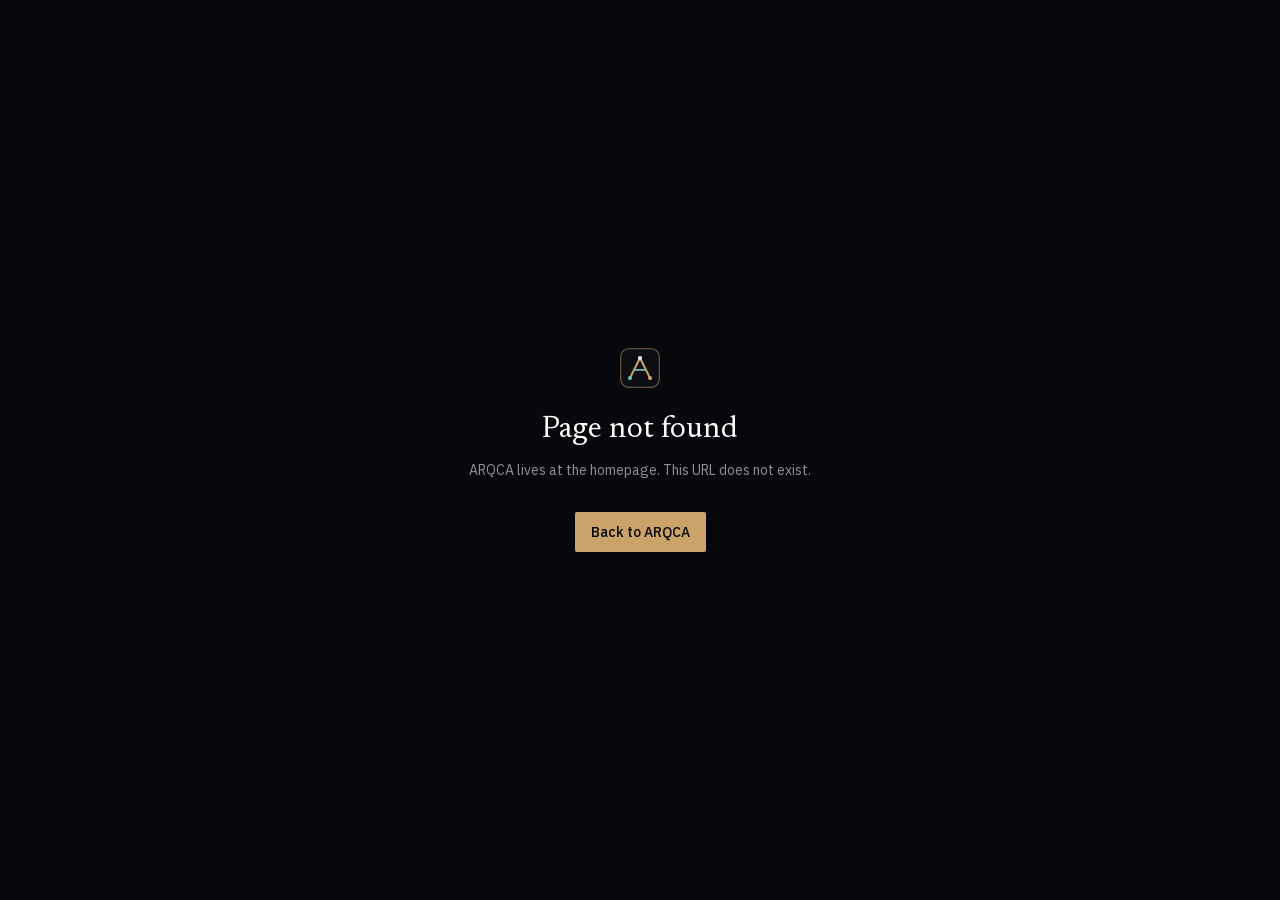
<file: 404/index.html>
<!DOCTYPE html><!--3eyi5WeJnwTolWUCxHgqT--><html lang="en" class="__variable_987bfa __variable_e51aef __variable_9f0762"><head><meta charSet="utf-8"/><meta name="viewport" content="width=device-width, initial-scale=1"/><link rel="stylesheet" href="/_next/static/css/9a4ab6922d8cda25.css" data-precedence="next"/><link rel="preload" as="script" fetchPriority="low" href="/_next/static/chunks/webpack-51d63dc79d7a631f.js"/><script src="/_next/static/chunks/4bd1b696-c023c6e3521b1417.js" async=""></script><script src="/_next/static/chunks/255-09fb0d129bb12f51.js" async=""></script><script src="/_next/static/chunks/main-app-10377d242d7469f9.js" async=""></script><meta name="robots" content="noindex"/><meta name="theme-color" content="#07080b"/><meta name="color-scheme" content="dark"/><title>Page not found — ARQCA</title><meta name="description" content="ARQCA is an AI-native desktop IDE that maps your codebase, traces execution, and helps AI understand your software before changing it."/><meta name="application-name" content="ARQCA"/><meta name="author" content="ARQCA"/><meta name="keywords" content="ARQCA,AI IDE,desktop IDE,code graph,execution tracing,program understanding,Windows IDE"/><meta name="creator" content="ARQCA"/><meta name="robots" content="noindex, nofollow"/><link rel="canonical" href="https://arqca.me/"/><meta property="og:title" content="ARQCA — See What Your Code Actually Does"/><meta property="og:description" content="ARQCA is an AI-native desktop IDE that maps your codebase, traces execution, and helps AI understand your software before changing it."/><meta property="og:url" content="https://arqca.me/"/><meta property="og:site_name" content="ARQCA"/><meta property="og:locale" content="en_US"/><meta property="og:image" content="https://arqca.me/og.png"/><meta property="og:image:width" content="1200"/><meta property="og:image:height" content="630"/><meta property="og:image:alt" content="ARQCA — See what your code actually does"/><meta property="og:type" content="website"/><meta name="twitter:card" content="summary_large_image"/><meta name="twitter:title" content="ARQCA — See What Your Code Actually Does"/><meta name="twitter:description" content="ARQCA is an AI-native desktop IDE that maps your codebase, traces execution, and helps AI understand your software before changing it."/><meta name="twitter:image" content="https://arqca.me/og.png"/><link rel="icon" href="/favicon.svg" type="image/svg+xml"/><link rel="apple-touch-icon" href="/apple-touch-icon.png"/><script src="/_next/static/chunks/polyfills-42372ed130431b0a.js" noModule=""></script></head><body class="font-sans antialiased"><div hidden=""><!--$--><!--/$--></div><script type="application/ld+json">{"@context":"https://schema.org","@type":"SoftwareApplication","name":"ARQCA","applicationCategory":"DeveloperApplication","operatingSystem":"Windows 10, Windows 11","url":"https://arqca.me","description":"ARQCA is an AI-native desktop IDE that maps your codebase, traces execution, and helps AI understand your software before changing it.","downloadUrl":"https://github.com/satvik-vinoth/Arqca/releases/download/v0.1.1/Nexus_0.1.1_x64-setup.exe","offers":{"@type":"Offer","availability":"https://schema.org/InStock","price":"0","priceCurrency":"USD","url":"https://github.com/satvik-vinoth/Arqca/releases/download/v0.1.1/Nexus_0.1.1_x64-setup.exe"}}</script><a href="#main" class="sr-only focus:not-sr-only focus:fixed focus:left-4 focus:top-4 focus:z-50 focus:bg-brass focus:px-3 focus:py-2 focus:text-ink">Skip to content</a><main class="flex min-h-screen flex-col items-center justify-center bg-ink px-5 text-center"><svg class="h-10 w-10" viewBox="0 0 32 32" fill="none" aria-hidden="true"><rect width="32" height="32" rx="7" fill="#0d0f14"></rect><rect x="0.5" y="0.5" width="31" height="31" rx="6.5" stroke="#c9a36a" stroke-opacity="0.45"></rect><path d="M8 24 L16 8 L24 24" stroke="#c9a36a" stroke-width="1.6" stroke-linejoin="round"></path><path d="M11.5 17.5 H20.5" stroke="#6eb8b0" stroke-width="1.4"></path><circle cx="8" cy="24" r="1.7" fill="#6eb8b0"></circle><circle cx="16" cy="8" r="1.7" fill="#eceef2"></circle><circle cx="24" cy="24" r="1.7" fill="#c9a36a"></circle></svg><h1 class="mt-6 font-display text-3xl text-white">Page not found</h1><p class="mt-3 text-sm text-white/55">ARQCA lives at the homepage. This URL does not exist.</p><a href="/" class="mt-8 rounded-sm bg-brass px-4 py-2.5 text-sm font-medium text-ink">Back to ARQCA</a></main><!--$--><!--/$--><script src="/_next/static/chunks/webpack-51d63dc79d7a631f.js" id="_R_" async=""></script><script>(self.__next_f=self.__next_f||[]).push([0])</script><script>self.__next_f.push([1,"1:\"$Sreact.fragment\"\n2:I[9766,[],\"\"]\n3:I[8924,[],\"\"]\n4:I[4431,[],\"OutletBoundary\"]\n6:I[5278,[],\"AsyncMetadataOutlet\"]\na:I[7150,[],\"\"]\n:HL[\"/_next/static/css/9a4ab6922d8cda25.css\",\"style\"]\n"])</script><script>self.__next_f.push([1,"0:{\"P\":null,\"b\":\"3eyi5WeJnwTolWUCxHgqT\",\"p\":\"\",\"c\":[\"\",\"_not-found\",\"\"],\"i\":false,\"f\":[[[\"\",{\"children\":[\"/_not-found\",{\"children\":[\"__PAGE__\",{}]}]},\"$undefined\",\"$undefined\",true],[\"\",[\"$\",\"$1\",\"c\",{\"children\":[[[\"$\",\"link\",\"0\",{\"rel\":\"stylesheet\",\"href\":\"/_next/static/css/9a4ab6922d8cda25.css\",\"precedence\":\"next\",\"crossOrigin\":\"$undefined\",\"nonce\":\"$undefined\"}]],[\"$\",\"html\",null,{\"lang\":\"en\",\"className\":\"__variable_987bfa __variable_e51aef __variable_9f0762\",\"children\":[\"$\",\"body\",null,{\"className\":\"font-sans antialiased\",\"children\":[[\"$\",\"script\",null,{\"type\":\"application/ld+json\",\"dangerouslySetInnerHTML\":{\"__html\":\"{\\\"@context\\\":\\\"https://schema.org\\\",\\\"@type\\\":\\\"SoftwareApplication\\\",\\\"name\\\":\\\"ARQCA\\\",\\\"applicationCategory\\\":\\\"DeveloperApplication\\\",\\\"operatingSystem\\\":\\\"Windows 10, Windows 11\\\",\\\"url\\\":\\\"https://arqca.me\\\",\\\"description\\\":\\\"ARQCA is an AI-native desktop IDE that maps your codebase, traces execution, and helps AI understand your software before changing it.\\\",\\\"downloadUrl\\\":\\\"https://github.com/satvik-vinoth/Arqca/releases/download/v0.1.1/Nexus_0.1.1_x64-setup.exe\\\",\\\"offers\\\":{\\\"@type\\\":\\\"Offer\\\",\\\"availability\\\":\\\"https://schema.org/InStock\\\",\\\"price\\\":\\\"0\\\",\\\"priceCurrency\\\":\\\"USD\\\",\\\"url\\\":\\\"https://github.com/satvik-vinoth/Arqca/releases/download/v0.1.1/Nexus_0.1.1_x64-setup.exe\\\"}}\"}}],[\"$\",\"a\",null,{\"href\":\"#main\",\"className\":\"sr-only focus:not-sr-only focus:fixed focus:left-4 focus:top-4 focus:z-50 focus:bg-brass focus:px-3 focus:py-2 focus:text-ink\",\"children\":\"Skip to content\"}],[\"$\",\"$L2\",null,{\"parallelRouterKey\":\"children\",\"error\":\"$undefined\",\"errorStyles\":\"$undefined\",\"errorScripts\":\"$undefined\",\"template\":[\"$\",\"$L3\",null,{}],\"templateStyles\":\"$undefined\",\"templateScripts\":\"$undefined\",\"notFound\":[[\"$\",\"main\",null,{\"className\":\"flex min-h-screen flex-col items-center justify-center bg-ink px-5 text-center\",\"children\":[[\"$\",\"svg\",null,{\"className\":\"h-10 w-10\",\"viewBox\":\"0 0 32 32\",\"fill\":\"none\",\"aria-hidden\":\"true\",\"children\":[[\"$\",\"rect\",null,{\"width\":\"32\",\"height\":\"32\",\"rx\":\"7\",\"fill\":\"#0d0f14\"}],[\"$\",\"rect\",null,{\"x\":\"0.5\",\"y\":\"0.5\",\"width\":\"31\",\"height\":\"31\",\"rx\":\"6.5\",\"stroke\":\"#c9a36a\",\"strokeOpacity\":\"0.45\"}],[\"$\",\"path\",null,{\"d\":\"M8 24 L16 8 L24 24\",\"stroke\":\"#c9a36a\",\"strokeWidth\":\"1.6\",\"strokeLinejoin\":\"round\"}],[\"$\",\"path\",null,{\"d\":\"M11.5 17.5 H20.5\",\"stroke\":\"#6eb8b0\",\"strokeWidth\":\"1.4\"}],[\"$\",\"circle\",null,{\"cx\":\"8\",\"cy\":\"24\",\"r\":\"1.7\",\"fill\":\"#6eb8b0\"}],[\"$\",\"circle\",null,{\"cx\":\"16\",\"cy\":\"8\",\"r\":\"1.7\",\"fill\":\"#eceef2\"}],[\"$\",\"circle\",null,{\"cx\":\"24\",\"cy\":\"24\",\"r\":\"1.7\",\"fill\":\"#c9a36a\"}]]}],[\"$\",\"h1\",null,{\"className\":\"mt-6 font-display text-3xl text-white\",\"children\":\"Page not found\"}],[\"$\",\"p\",null,{\"className\":\"mt-3 text-sm text-white/55\",\"children\":\"ARQCA lives at the homepage. This URL does not exist.\"}],[\"$\",\"a\",null,{\"href\":\"/\",\"className\":\"mt-8 rounded-sm bg-brass px-4 py-2.5 text-sm font-medium text-ink\",\"children\":\"Back to ARQCA\"}]]}],[]],\"forbidden\":\"$undefined\",\"unauthorized\":\"$undefined\"}]]}]}]]}],{\"children\":[\"/_not-found\",[\"$\",\"$1\",\"c\",{\"children\":[null,[\"$\",\"$L2\",null,{\"parallelRouterKey\":\"children\",\"error\":\"$undefined\",\"errorStyles\":\"$undefined\",\"errorScripts\":\"$undefined\",\"template\":[\"$\",\"$L3\",null,{}],\"templateStyles\":\"$undefined\",\"templateScripts\":\"$undefined\",\"notFound\":\"$undefined\",\"forbidden\":\"$undefined\",\"unauthorized\":\"$undefined\"}]]}],{\"children\":[\"__PAGE__\",[\"$\",\"$1\",\"c\",{\"children\":[[\"$\",\"main\",null,{\"className\":\"flex min-h-screen flex-col items-center justify-center bg-ink px-5 text-center\",\"children\":[[\"$\",\"svg\",null,{\"className\":\"h-10 w-10\",\"viewBox\":\"0 0 32 32\",\"fill\":\"none\",\"aria-hidden\":\"true\",\"children\":[[\"$\",\"rect\",null,{\"width\":\"32\",\"height\":\"32\",\"rx\":\"7\",\"fill\":\"#0d0f14\"}],[\"$\",\"rect\",null,{\"x\":\"0.5\",\"y\":\"0.5\",\"width\":\"31\",\"height\":\"31\",\"rx\":\"6.5\",\"stroke\":\"#c9a36a\",\"strokeOpacity\":\"0.45\"}],[\"$\",\"path\",null,{\"d\":\"M8 24 L16 8 L24 24\",\"stroke\":\"#c9a36a\",\"strokeWidth\":\"1.6\",\"strokeLinejoin\":\"round\"}],[\"$\",\"path\",null,{\"d\":\"M11.5 17.5 H20.5\",\"stroke\":\"#6eb8b0\",\"strokeWidth\":\"1.4\"}],[\"$\",\"circle\",null,{\"cx\":\"8\",\"cy\":\"24\",\"r\":\"1.7\",\"fill\":\"#6eb8b0\"}],[\"$\",\"circle\",null,{\"cx\":\"16\",\"cy\":\"8\",\"r\":\"1.7\",\"fill\":\"#eceef2\"}],[\"$\",\"circle\",null,{\"cx\":\"24\",\"cy\":\"24\",\"r\":\"1.7\",\"fill\":\"#c9a36a\"}]]}],[\"$\",\"h1\",null,{\"className\":\"mt-6 font-display text-3xl text-white\",\"children\":\"Page not found\"}],[\"$\",\"p\",null,{\"className\":\"mt-3 text-sm text-white/55\",\"children\":\"ARQCA lives at the homepage. This URL does not exist.\"}],[\"$\",\"a\",null,{\"href\":\"/\",\"className\":\"mt-8 rounded-sm bg-brass px-4 py-2.5 text-sm font-medium text-ink\",\"children\":\"Back to ARQCA\"}]]}],null,[\"$\",\"$L4\",null,{\"children\":[\"$L5\",[\"$\",\"$L6\",null,{\"promise\":\"$@7\"}]]}]]}],{},null,false]},null,false]},null,false],[\"$\",\"$1\",\"h\",{\"children\":[[\"$\",\"meta\",null,{\"name\":\"robots\",\"content\":\"noindex\"}],\"$L8\",\"$L9\"]}],false]],\"m\":\"$undefined\",\"G\":[\"$a\",[]],\"s\":false,\"S\":true}\n"])</script><script>self.__next_f.push([1,"b:I[4431,[],\"ViewportBoundary\"]\nd:I[4431,[],\"MetadataBoundary\"]\ne:\"$Sreact.suspense\"\n8:[[\"$\",\"$Lb\",null,{\"children\":\"$Lc\"}],null]\n9:[\"$\",\"$Ld\",null,{\"children\":[\"$\",\"div\",null,{\"hidden\":true,\"children\":[\"$\",\"$e\",null,{\"fallback\":null,\"children\":\"$Lf\"}]}]}]\n"])</script><script>self.__next_f.push([1,"c:[[\"$\",\"meta\",\"0\",{\"charSet\":\"utf-8\"}],[\"$\",\"meta\",\"1\",{\"name\":\"viewport\",\"content\":\"width=device-width, initial-scale=1\"}],[\"$\",\"meta\",\"2\",{\"name\":\"theme-color\",\"content\":\"#07080b\"}],[\"$\",\"meta\",\"3\",{\"name\":\"color-scheme\",\"content\":\"dark\"}]]\n5:null\n"])</script><script>self.__next_f.push([1,"10:I[622,[],\"IconMark\"]\n"])</script><script>self.__next_f.push([1,"7:{\"metadata\":[[\"$\",\"title\",\"0\",{\"children\":\"Page not found — ARQCA\"}],[\"$\",\"meta\",\"1\",{\"name\":\"description\",\"content\":\"ARQCA is an AI-native desktop IDE that maps your codebase, traces execution, and helps AI understand your software before changing it.\"}],[\"$\",\"meta\",\"2\",{\"name\":\"application-name\",\"content\":\"ARQCA\"}],[\"$\",\"meta\",\"3\",{\"name\":\"author\",\"content\":\"ARQCA\"}],[\"$\",\"meta\",\"4\",{\"name\":\"keywords\",\"content\":\"ARQCA,AI IDE,desktop IDE,code graph,execution tracing,program understanding,Windows IDE\"}],[\"$\",\"meta\",\"5\",{\"name\":\"creator\",\"content\":\"ARQCA\"}],[\"$\",\"meta\",\"6\",{\"name\":\"robots\",\"content\":\"noindex, nofollow\"}],[\"$\",\"link\",\"7\",{\"rel\":\"canonical\",\"href\":\"https://arqca.me/\"}],[\"$\",\"meta\",\"8\",{\"property\":\"og:title\",\"content\":\"ARQCA — See What Your Code Actually Does\"}],[\"$\",\"meta\",\"9\",{\"property\":\"og:description\",\"content\":\"ARQCA is an AI-native desktop IDE that maps your codebase, traces execution, and helps AI understand your software before changing it.\"}],[\"$\",\"meta\",\"10\",{\"property\":\"og:url\",\"content\":\"https://arqca.me/\"}],[\"$\",\"meta\",\"11\",{\"property\":\"og:site_name\",\"content\":\"ARQCA\"}],[\"$\",\"meta\",\"12\",{\"property\":\"og:locale\",\"content\":\"en_US\"}],[\"$\",\"meta\",\"13\",{\"property\":\"og:image\",\"content\":\"https://arqca.me/og.png\"}],[\"$\",\"meta\",\"14\",{\"property\":\"og:image:width\",\"content\":\"1200\"}],[\"$\",\"meta\",\"15\",{\"property\":\"og:image:height\",\"content\":\"630\"}],[\"$\",\"meta\",\"16\",{\"property\":\"og:image:alt\",\"content\":\"ARQCA — See what your code actually does\"}],[\"$\",\"meta\",\"17\",{\"property\":\"og:type\",\"content\":\"website\"}],[\"$\",\"meta\",\"18\",{\"name\":\"twitter:card\",\"content\":\"summary_large_image\"}],[\"$\",\"meta\",\"19\",{\"name\":\"twitter:title\",\"content\":\"ARQCA — See What Your Code Actually Does\"}],[\"$\",\"meta\",\"20\",{\"name\":\"twitter:description\",\"content\":\"ARQCA is an AI-native desktop IDE that maps your codebase, traces execution, and helps AI understand your software before changing it.\"}],[\"$\",\"meta\",\"21\",{\"name\":\"twitter:image\",\"content\":\"https://arqca.me/og.png\"}],[\"$\",\"link\",\"22\",{\"rel\":\"icon\",\"href\":\"/favicon.svg\",\"type\":\"image/svg+xml\"}],[\"$\",\"link\",\"23\",{\"rel\":\"apple-touch-icon\",\"href\":\"/apple-touch-icon.png\"}],[\"$\",\"$L10\",\"24\",{}]],\"error\":null,\"digest\":\"$undefined\"}\n"])</script><script>self.__next_f.push([1,"f:\"$7:metadata\"\n"])</script></body></html>
</file>
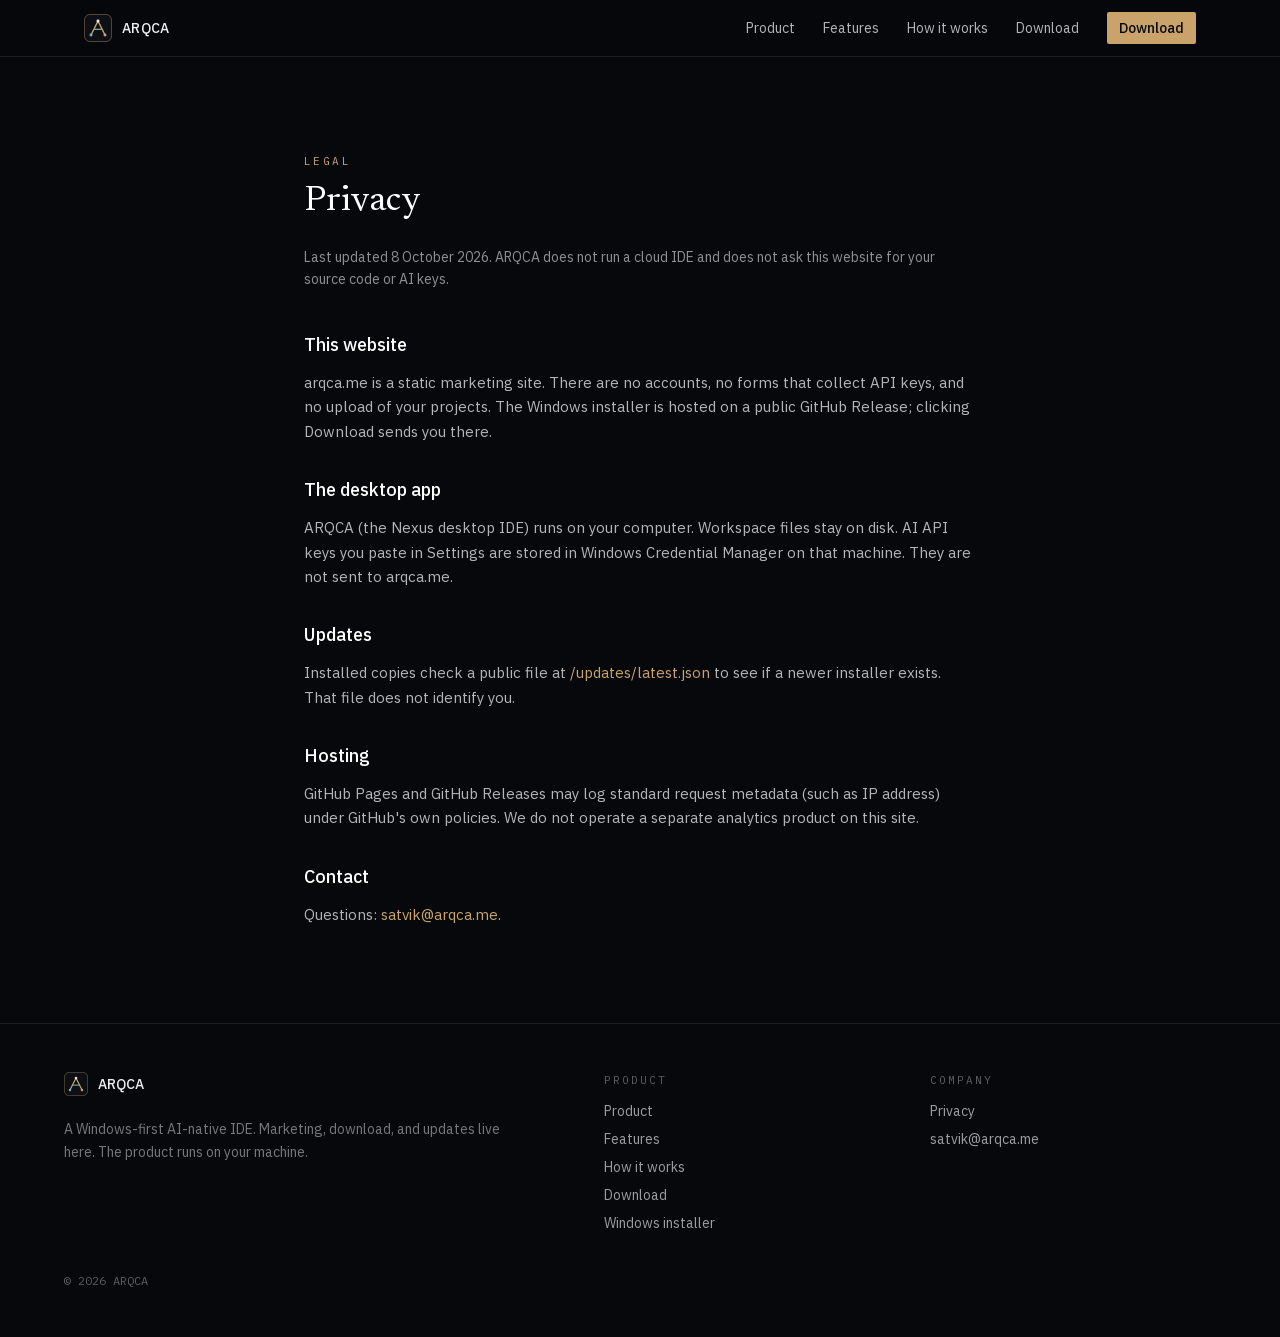
<file: privacy/index.html>
<!DOCTYPE html><!--3eyi5WeJnwTolWUCxHgqT--><html lang="en" class="__variable_987bfa __variable_e51aef __variable_9f0762"><head><meta charSet="utf-8"/><meta name="viewport" content="width=device-width, initial-scale=1"/><link rel="stylesheet" href="/_next/static/css/9a4ab6922d8cda25.css" data-precedence="next"/><link rel="preload" as="script" fetchPriority="low" href="/_next/static/chunks/webpack-51d63dc79d7a631f.js"/><script src="/_next/static/chunks/4bd1b696-c023c6e3521b1417.js" async=""></script><script src="/_next/static/chunks/255-09fb0d129bb12f51.js" async=""></script><script src="/_next/static/chunks/main-app-10377d242d7469f9.js" async=""></script><script src="/_next/static/chunks/app/privacy/page-df9d304e2578460b.js" async=""></script><meta name="theme-color" content="#07080b"/><meta name="color-scheme" content="dark"/><title>Privacy — ARQCA</title><meta name="description" content="How ARQCA handles data on the website and in the desktop app."/><meta name="application-name" content="ARQCA"/><meta name="author" content="ARQCA"/><meta name="keywords" content="ARQCA,AI IDE,desktop IDE,code graph,execution tracing,program understanding,Windows IDE"/><meta name="creator" content="ARQCA"/><meta name="robots" content="index, follow"/><link rel="canonical" href="https://arqca.me/privacy/"/><meta property="og:title" content="Privacy — ARQCA"/><meta property="og:description" content="How ARQCA handles data on the website and in the desktop app."/><meta property="og:url" content="https://arqca.me/privacy/"/><meta name="twitter:card" content="summary_large_image"/><meta name="twitter:title" content="ARQCA — See What Your Code Actually Does"/><meta name="twitter:description" content="ARQCA is an AI-native desktop IDE that maps your codebase, traces execution, and helps AI understand your software before changing it."/><meta name="twitter:image" content="https://arqca.me/og.png"/><link rel="icon" href="/favicon.svg" type="image/svg+xml"/><link rel="apple-touch-icon" href="/apple-touch-icon.png"/><script src="/_next/static/chunks/polyfills-42372ed130431b0a.js" noModule=""></script></head><body class="font-sans antialiased"><div hidden=""><!--$--><!--/$--></div><script type="application/ld+json">{"@context":"https://schema.org","@type":"SoftwareApplication","name":"ARQCA","applicationCategory":"DeveloperApplication","operatingSystem":"Windows 10, Windows 11","url":"https://arqca.me","description":"ARQCA is an AI-native desktop IDE that maps your codebase, traces execution, and helps AI understand your software before changing it.","downloadUrl":"https://github.com/satvik-vinoth/Arqca/releases/download/v0.1.1/Nexus_0.1.1_x64-setup.exe","offers":{"@type":"Offer","availability":"https://schema.org/InStock","price":"0","priceCurrency":"USD","url":"https://github.com/satvik-vinoth/Arqca/releases/download/v0.1.1/Nexus_0.1.1_x64-setup.exe"}}</script><a href="#main" class="sr-only focus:not-sr-only focus:fixed focus:left-4 focus:top-4 focus:z-50 focus:bg-brass focus:px-3 focus:py-2 focus:text-ink">Skip to content</a><div class="min-h-screen bg-ink"><header class="sticky top-0 z-40 border-b border-line bg-ink/80 backdrop-blur-md"><div class="mx-auto flex h-14 max-w-site items-center justify-between px-5"><a href="/" class="flex items-center gap-2.5 text-sm font-medium tracking-wide"><svg class="h-7 w-7" viewBox="0 0 32 32" fill="none" aria-hidden="true"><rect width="32" height="32" rx="7" fill="#0d0f14"></rect><rect x="0.5" y="0.5" width="31" height="31" rx="6.5" stroke="#c9a36a" stroke-opacity="0.45"></rect><path d="M8 24 L16 8 L24 24" stroke="#c9a36a" stroke-width="1.6" stroke-linejoin="round"></path><path d="M11.5 17.5 H20.5" stroke="#6eb8b0" stroke-width="1.4"></path><circle cx="8" cy="24" r="1.7" fill="#6eb8b0"></circle><circle cx="16" cy="8" r="1.7" fill="#eceef2"></circle><circle cx="24" cy="24" r="1.7" fill="#c9a36a"></circle></svg><span>ARQCA</span></a><nav class="hidden items-center gap-7 text-sm text-white/70 md:flex" aria-label="Primary"><a href="/#product" class="transition hover:text-white">Product</a><a href="/#features" class="transition hover:text-white">Features</a><a href="/#how-it-works" class="transition hover:text-white">How it works</a><a href="/#download" class="transition hover:text-white">Download</a><a href="https://github.com/satvik-vinoth/Arqca/releases/download/v0.1.1/Nexus_0.1.1_x64-setup.exe" class="rounded-sm bg-brass px-3 py-1.5 text-sm font-medium text-ink transition hover:bg-[#d4b07a]">Download</a></nav><button type="button" class="inline-flex h-9 w-9 items-center justify-center rounded-sm border border-line text-white/80 md:hidden" aria-expanded="false" aria-controls="mobile-nav" aria-label="Open menu"><span class="sr-only">Menu</span><svg width="16" height="16" viewBox="0 0 16 16" fill="none" aria-hidden="true"><path d="M2 4 H14 M2 8 H14 M2 12 H14" stroke="currentColor" stroke-width="1.4"></path></svg></button></div></header><main id="main" class="px-5 py-16 md:py-24"><article class="mx-auto max-w-2xl"><p class="font-mono text-[11px] uppercase tracking-[0.22em] text-brass">Legal</p><h1 class="mt-3 font-display text-4xl text-white">Privacy</h1><p class="mt-6 text-sm leading-relaxed text-white/55">Last updated 8 October 2026. ARQCA does not run a cloud IDE and does not ask this website for your source code or AI keys.</p><div class="mt-10 space-y-8 text-[15px] leading-relaxed text-white/70"><section><h2 class="text-lg font-medium text-white">This website</h2><p class="mt-3">arqca.me is a static marketing site. There are no accounts, no forms that collect API keys, and no upload of your projects. The Windows installer is hosted on a public GitHub Release; clicking Download sends you there.</p></section><section><h2 class="text-lg font-medium text-white">The desktop app</h2><p class="mt-3">ARQCA (the Nexus desktop IDE) runs on your computer. Workspace files stay on disk. AI API keys you paste in Settings are stored in Windows Credential Manager on that machine. They are not sent to arqca.me.</p></section><section><h2 class="text-lg font-medium text-white">Updates</h2><p class="mt-3">Installed copies check a public file at<!-- --> <a class="text-brass hover:underline" href="/updates/latest.json">/updates/latest.json</a> <!-- -->to see if a newer installer exists. That file does not identify you.</p></section><section><h2 class="text-lg font-medium text-white">Hosting</h2><p class="mt-3">GitHub Pages and GitHub Releases may log standard request metadata (such as IP address) under GitHub&#x27;s own policies. We do not operate a separate analytics product on this site.</p></section><section><h2 class="text-lg font-medium text-white">Contact</h2><p class="mt-3">Questions:<!-- --> <a class="text-brass hover:underline" href="mailto:satvik@arqca.me">satvik@arqca.me</a>.</p></section></div></article></main><footer class="border-t border-line px-5 py-12"><div class="mx-auto grid max-w-site gap-10 md:grid-cols-[minmax(0,1.4fr)_repeat(2,minmax(0,0.8fr))]"><div><a href="/" class="inline-flex items-center gap-2.5"><svg class="h-6 w-6" viewBox="0 0 32 32" fill="none" aria-hidden="true"><rect width="32" height="32" rx="7" fill="#0d0f14"></rect><rect x="0.5" y="0.5" width="31" height="31" rx="6.5" stroke="#c9a36a" stroke-opacity="0.45"></rect><path d="M8 24 L16 8 L24 24" stroke="#c9a36a" stroke-width="1.6" stroke-linejoin="round"></path><path d="M11.5 17.5 H20.5" stroke="#6eb8b0" stroke-width="1.4"></path><circle cx="8" cy="24" r="1.7" fill="#6eb8b0"></circle><circle cx="16" cy="8" r="1.7" fill="#eceef2"></circle><circle cx="24" cy="24" r="1.7" fill="#c9a36a"></circle></svg><span class="text-sm font-medium">ARQCA</span></a><p class="mt-4 max-w-md text-sm leading-relaxed text-white/45">A Windows-first AI-native IDE. Marketing, download, and updates live here. The product runs on your machine.</p></div><div><p class="font-mono text-[11px] uppercase tracking-[0.18em] text-white/35">Product</p><ul class="mt-3 space-y-2 text-sm text-white/60"><li><a class="transition hover:text-white" href="/#product">Product</a></li><li><a class="transition hover:text-white" href="/#features">Features</a></li><li><a class="transition hover:text-white" href="/#how-it-works">How it works</a></li><li><a class="transition hover:text-white" href="/#download">Download</a></li><li><a class="transition hover:text-white" href="https://github.com/satvik-vinoth/Arqca/releases/download/v0.1.1/Nexus_0.1.1_x64-setup.exe">Windows installer</a></li></ul></div><div><p class="font-mono text-[11px] uppercase tracking-[0.18em] text-white/35">Company</p><ul class="mt-3 space-y-2 text-sm text-white/60"><li><a class="transition hover:text-white" href="/privacy/">Privacy</a></li><li><a class="transition hover:text-white" href="mailto:satvik@arqca.me">satvik@arqca.me</a></li></ul></div></div><p class="mx-auto mt-10 max-w-site font-mono text-xs text-white/35">© <!-- -->2026<!-- --> ARQCA</p></footer></div><!--$--><!--/$--><script src="/_next/static/chunks/webpack-51d63dc79d7a631f.js" id="_R_" async=""></script><script>(self.__next_f=self.__next_f||[]).push([0])</script><script>self.__next_f.push([1,"1:\"$Sreact.fragment\"\n2:I[9766,[],\"\"]\n3:I[8924,[],\"\"]\n4:I[7292,[\"877\",\"static/chunks/app/privacy/page-df9d304e2578460b.js\"],\"Navbar\"]\nc:I[7150,[],\"\"]\n:HL[\"/_next/static/css/9a4ab6922d8cda25.css\",\"style\"]\n"])</script><script>self.__next_f.push([1,"0:{\"P\":null,\"b\":\"3eyi5WeJnwTolWUCxHgqT\",\"p\":\"\",\"c\":[\"\",\"privacy\",\"\"],\"i\":false,\"f\":[[[\"\",{\"children\":[\"privacy\",{\"children\":[\"__PAGE__\",{}]}]},\"$undefined\",\"$undefined\",true],[\"\",[\"$\",\"$1\",\"c\",{\"children\":[[[\"$\",\"link\",\"0\",{\"rel\":\"stylesheet\",\"href\":\"/_next/static/css/9a4ab6922d8cda25.css\",\"precedence\":\"next\",\"crossOrigin\":\"$undefined\",\"nonce\":\"$undefined\"}]],[\"$\",\"html\",null,{\"lang\":\"en\",\"className\":\"__variable_987bfa __variable_e51aef __variable_9f0762\",\"children\":[\"$\",\"body\",null,{\"className\":\"font-sans antialiased\",\"children\":[[\"$\",\"script\",null,{\"type\":\"application/ld+json\",\"dangerouslySetInnerHTML\":{\"__html\":\"{\\\"@context\\\":\\\"https://schema.org\\\",\\\"@type\\\":\\\"SoftwareApplication\\\",\\\"name\\\":\\\"ARQCA\\\",\\\"applicationCategory\\\":\\\"DeveloperApplication\\\",\\\"operatingSystem\\\":\\\"Windows 10, Windows 11\\\",\\\"url\\\":\\\"https://arqca.me\\\",\\\"description\\\":\\\"ARQCA is an AI-native desktop IDE that maps your codebase, traces execution, and helps AI understand your software before changing it.\\\",\\\"downloadUrl\\\":\\\"https://github.com/satvik-vinoth/Arqca/releases/download/v0.1.1/Nexus_0.1.1_x64-setup.exe\\\",\\\"offers\\\":{\\\"@type\\\":\\\"Offer\\\",\\\"availability\\\":\\\"https://schema.org/InStock\\\",\\\"price\\\":\\\"0\\\",\\\"priceCurrency\\\":\\\"USD\\\",\\\"url\\\":\\\"https://github.com/satvik-vinoth/Arqca/releases/download/v0.1.1/Nexus_0.1.1_x64-setup.exe\\\"}}\"}}],[\"$\",\"a\",null,{\"href\":\"#main\",\"className\":\"sr-only focus:not-sr-only focus:fixed focus:left-4 focus:top-4 focus:z-50 focus:bg-brass focus:px-3 focus:py-2 focus:text-ink\",\"children\":\"Skip to content\"}],[\"$\",\"$L2\",null,{\"parallelRouterKey\":\"children\",\"error\":\"$undefined\",\"errorStyles\":\"$undefined\",\"errorScripts\":\"$undefined\",\"template\":[\"$\",\"$L3\",null,{}],\"templateStyles\":\"$undefined\",\"templateScripts\":\"$undefined\",\"notFound\":[[\"$\",\"main\",null,{\"className\":\"flex min-h-screen flex-col items-center justify-center bg-ink px-5 text-center\",\"children\":[[\"$\",\"svg\",null,{\"className\":\"h-10 w-10\",\"viewBox\":\"0 0 32 32\",\"fill\":\"none\",\"aria-hidden\":\"true\",\"children\":[[\"$\",\"rect\",null,{\"width\":\"32\",\"height\":\"32\",\"rx\":\"7\",\"fill\":\"#0d0f14\"}],[\"$\",\"rect\",null,{\"x\":\"0.5\",\"y\":\"0.5\",\"width\":\"31\",\"height\":\"31\",\"rx\":\"6.5\",\"stroke\":\"#c9a36a\",\"strokeOpacity\":\"0.45\"}],[\"$\",\"path\",null,{\"d\":\"M8 24 L16 8 L24 24\",\"stroke\":\"#c9a36a\",\"strokeWidth\":\"1.6\",\"strokeLinejoin\":\"round\"}],[\"$\",\"path\",null,{\"d\":\"M11.5 17.5 H20.5\",\"stroke\":\"#6eb8b0\",\"strokeWidth\":\"1.4\"}],[\"$\",\"circle\",null,{\"cx\":\"8\",\"cy\":\"24\",\"r\":\"1.7\",\"fill\":\"#6eb8b0\"}],[\"$\",\"circle\",null,{\"cx\":\"16\",\"cy\":\"8\",\"r\":\"1.7\",\"fill\":\"#eceef2\"}],[\"$\",\"circle\",null,{\"cx\":\"24\",\"cy\":\"24\",\"r\":\"1.7\",\"fill\":\"#c9a36a\"}]]}],[\"$\",\"h1\",null,{\"className\":\"mt-6 font-display text-3xl text-white\",\"children\":\"Page not found\"}],[\"$\",\"p\",null,{\"className\":\"mt-3 text-sm text-white/55\",\"children\":\"ARQCA lives at the homepage. This URL does not exist.\"}],[\"$\",\"a\",null,{\"href\":\"/\",\"className\":\"mt-8 rounded-sm bg-brass px-4 py-2.5 text-sm font-medium text-ink\",\"children\":\"Back to ARQCA\"}]]}],[]],\"forbidden\":\"$undefined\",\"unauthorized\":\"$undefined\"}]]}]}]]}],{\"children\":[\"privacy\",[\"$\",\"$1\",\"c\",{\"children\":[null,[\"$\",\"$L2\",null,{\"parallelRouterKey\":\"children\",\"error\":\"$undefined\",\"errorStyles\":\"$undefined\",\"errorScripts\":\"$undefined\",\"template\":[\"$\",\"$L3\",null,{}],\"templateStyles\":\"$undefined\",\"templateScripts\":\"$undefined\",\"notFound\":\"$undefined\",\"forbidden\":\"$undefined\",\"unauthorized\":\"$undefined\"}]]}],{\"children\":[\"__PAGE__\",[\"$\",\"$1\",\"c\",{\"children\":[[\"$\",\"div\",null,{\"className\":\"min-h-screen bg-ink\",\"children\":[[\"$\",\"$L4\",null,{}],[\"$\",\"main\",null,{\"id\":\"main\",\"className\":\"px-5 py-16 md:py-24\",\"children\":[\"$\",\"article\",null,{\"className\":\"mx-auto max-w-2xl\",\"children\":[[\"$\",\"p\",null,{\"className\":\"font-mono text-[11px] uppercase tracking-[0.22em] text-brass\",\"children\":\"Legal\"}],[\"$\",\"h1\",null,{\"className\":\"mt-3 font-display text-4xl text-white\",\"children\":\"Privacy\"}],[\"$\",\"p\",null,{\"className\":\"mt-6 text-sm leading-relaxed text-white/55\",\"children\":\"Last updated 8 October 2026. ARQCA does not run a cloud IDE and does not ask this website for your source code or AI keys.\"}],[\"$\",\"div\",null,{\"className\":\"mt-10 space-y-8 text-[15px] leading-relaxed text-white/70\",\"children\":[[\"$\",\"section\",null,{\"children\":[[\"$\",\"h2\",null,{\"className\":\"text-lg font-medium text-white\",\"children\":\"This website\"}],[\"$\",\"p\",null,{\"className\":\"mt-3\",\"children\":\"arqca.me is a static marketing site. There are no accounts, no forms that collect API keys, and no upload of your projects. The Windows installer is hosted on a public GitHub Release; clicking Download sends you there.\"}]]}],\"$L5\",\"$L6\",\"$L7\",\"$L8\"]}]]}]}],\"$L9\"]}],null,\"$La\"]}],{},null,false]},null,false]},null,false],\"$Lb\",false]],\"m\":\"$undefined\",\"G\":[\"$c\",[]],\"s\":false,\"S\":true}\n"])</script><script>self.__next_f.push([1,"d:I[4431,[],\"OutletBoundary\"]\nf:I[5278,[],\"AsyncMetadataOutlet\"]\n11:I[4431,[],\"ViewportBoundary\"]\n13:I[4431,[],\"MetadataBoundary\"]\n14:\"$Sreact.suspense\"\n5:[\"$\",\"section\",null,{\"children\":[[\"$\",\"h2\",null,{\"className\":\"text-lg font-medium text-white\",\"children\":\"The desktop app\"}],[\"$\",\"p\",null,{\"className\":\"mt-3\",\"children\":\"ARQCA (the Nexus desktop IDE) runs on your computer. Workspace files stay on disk. AI API keys you paste in Settings are stored in Windows Credential Manager on that machine. They are not sent to arqca.me.\"}]]}]\n6:[\"$\",\"section\",null,{\"children\":[[\"$\",\"h2\",null,{\"className\":\"text-lg font-medium text-white\",\"children\":\"Updates\"}],[\"$\",\"p\",null,{\"className\":\"mt-3\",\"children\":[\"Installed copies check a public file at\",\" \",[\"$\",\"a\",null,{\"className\":\"text-brass hover:underline\",\"href\":\"/updates/latest.json\",\"children\":\"/updates/latest.json\"}],\" \",\"to see if a newer installer exists. That file does not identify you.\"]}]]}]\n7:[\"$\",\"section\",null,{\"children\":[[\"$\",\"h2\",null,{\"className\":\"text-lg font-medium text-white\",\"children\":\"Hosting\"}],[\"$\",\"p\",null,{\"className\":\"mt-3\",\"children\":\"GitHub Pages and GitHub Releases may log standard request metadata (such as IP address) under GitHub's own policies. We do not operate a separate analytics product on this site.\"}]]}]\n8:[\"$\",\"section\",null,{\"children\":[[\"$\",\"h2\",null,{\"className\":\"text-lg font-medium text-white\",\"children\":\"Contact\"}],[\"$\",\"p\",null,{\"className\":\"mt-3\",\"children\":[\"Questions:\",\" \",[\"$\",\"a\",null,{\"className\":\"text-brass hover:underline\",\"href\":\"mailto:satvik@arqca.me\",\"children\":\"satvik@arqca.me\"}],\".\"]}]]}]\n"])</script><script>self.__next_f.push([1,"9:[\"$\",\"footer\",null,{\"className\":\"border-t border-line px-5 py-12\",\"children\":[[\"$\",\"div\",null,{\"className\":\"mx-auto grid max-w-site gap-10 md:grid-cols-[minmax(0,1.4fr)_repeat(2,minmax(0,0.8fr))]\",\"children\":[[\"$\",\"div\",null,{\"children\":[[\"$\",\"a\",null,{\"href\":\"/\",\"className\":\"inline-flex items-center gap-2.5\",\"children\":[[\"$\",\"svg\",null,{\"className\":\"h-6 w-6\",\"viewBox\":\"0 0 32 32\",\"fill\":\"none\",\"aria-hidden\":\"true\",\"children\":[[\"$\",\"rect\",null,{\"width\":\"32\",\"height\":\"32\",\"rx\":\"7\",\"fill\":\"#0d0f14\"}],[\"$\",\"rect\",null,{\"x\":\"0.5\",\"y\":\"0.5\",\"width\":\"31\",\"height\":\"31\",\"rx\":\"6.5\",\"stroke\":\"#c9a36a\",\"strokeOpacity\":\"0.45\"}],[\"$\",\"path\",null,{\"d\":\"M8 24 L16 8 L24 24\",\"stroke\":\"#c9a36a\",\"strokeWidth\":\"1.6\",\"strokeLinejoin\":\"round\"}],[\"$\",\"path\",null,{\"d\":\"M11.5 17.5 H20.5\",\"stroke\":\"#6eb8b0\",\"strokeWidth\":\"1.4\"}],[\"$\",\"circle\",null,{\"cx\":\"8\",\"cy\":\"24\",\"r\":\"1.7\",\"fill\":\"#6eb8b0\"}],[\"$\",\"circle\",null,{\"cx\":\"16\",\"cy\":\"8\",\"r\":\"1.7\",\"fill\":\"#eceef2\"}],[\"$\",\"circle\",null,{\"cx\":\"24\",\"cy\":\"24\",\"r\":\"1.7\",\"fill\":\"#c9a36a\"}]]}],[\"$\",\"span\",null,{\"className\":\"text-sm font-medium\",\"children\":\"ARQCA\"}]]}],[\"$\",\"p\",null,{\"className\":\"mt-4 max-w-md text-sm leading-relaxed text-white/45\",\"children\":\"A Windows-first AI-native IDE. Marketing, download, and updates live here. The product runs on your machine.\"}]]}],[\"$\",\"div\",null,{\"children\":[[\"$\",\"p\",null,{\"className\":\"font-mono text-[11px] uppercase tracking-[0.18em] text-white/35\",\"children\":\"Product\"}],[\"$\",\"ul\",null,{\"className\":\"mt-3 space-y-2 text-sm text-white/60\",\"children\":[[[\"$\",\"li\",\"/#product\",{\"children\":[\"$\",\"a\",null,{\"className\":\"transition hover:text-white\",\"href\":\"/#product\",\"children\":\"Product\"}]}],[\"$\",\"li\",\"/#features\",{\"children\":[\"$\",\"a\",null,{\"className\":\"transition hover:text-white\",\"href\":\"/#features\",\"children\":\"Features\"}]}],[\"$\",\"li\",\"/#how-it-works\",{\"children\":[\"$\",\"a\",null,{\"className\":\"transition hover:text-white\",\"href\":\"/#how-it-works\",\"children\":\"How it works\"}]}],[\"$\",\"li\",\"/#download\",{\"children\":[\"$\",\"a\",null,{\"className\":\"transition hover:text-white\",\"href\":\"/#download\",\"children\":\"Download\"}]}]],[\"$\",\"li\",null,{\"children\":[\"$\",\"a\",null,{\"className\":\"transition hover:text-white\",\"href\":\"https://github.com/satvik-vinoth/Arqca/releases/download/v0.1.1/Nexus_0.1.1_x64-setup.exe\",\"children\":\"Windows installer\"}]}]]}]]}],[\"$\",\"div\",null,{\"children\":[[\"$\",\"p\",null,{\"className\":\"font-mono text-[11px] uppercase tracking-[0.18em] text-white/35\",\"children\":\"Company\"}],[\"$\",\"ul\",null,{\"className\":\"mt-3 space-y-2 text-sm text-white/60\",\"children\":[[\"$\",\"li\",null,{\"children\":[\"$\",\"a\",null,{\"className\":\"transition hover:text-white\",\"href\":\"/privacy/\",\"children\":\"Privacy\"}]}],[\"$\",\"li\",null,{\"children\":[\"$\",\"a\",null,{\"className\":\"transition hover:text-white\",\"href\":\"mailto:satvik@arqca.me\",\"children\":\"satvik@arqca.me\"}]}]]}]]}]]}],[\"$\",\"p\",null,{\"className\":\"mx-auto mt-10 max-w-site font-mono text-xs text-white/35\",\"children\":[\"© \",2026,\" ARQCA\"]}]]}]\n"])</script><script>self.__next_f.push([1,"a:[\"$\",\"$Ld\",null,{\"children\":[\"$Le\",[\"$\",\"$Lf\",null,{\"promise\":\"$@10\"}]]}]\nb:[\"$\",\"$1\",\"h\",{\"children\":[null,[[\"$\",\"$L11\",null,{\"children\":\"$L12\"}],null],[\"$\",\"$L13\",null,{\"children\":[\"$\",\"div\",null,{\"hidden\":true,\"children\":[\"$\",\"$14\",null,{\"fallback\":null,\"children\":\"$L15\"}]}]}]]}]\n"])</script><script>self.__next_f.push([1,"12:[[\"$\",\"meta\",\"0\",{\"charSet\":\"utf-8\"}],[\"$\",\"meta\",\"1\",{\"name\":\"viewport\",\"content\":\"width=device-width, initial-scale=1\"}],[\"$\",\"meta\",\"2\",{\"name\":\"theme-color\",\"content\":\"#07080b\"}],[\"$\",\"meta\",\"3\",{\"name\":\"color-scheme\",\"content\":\"dark\"}]]\ne:null\n"])</script><script>self.__next_f.push([1,"16:I[622,[],\"IconMark\"]\n"])</script><script>self.__next_f.push([1,"10:{\"metadata\":[[\"$\",\"title\",\"0\",{\"children\":\"Privacy — ARQCA\"}],[\"$\",\"meta\",\"1\",{\"name\":\"description\",\"content\":\"How ARQCA handles data on the website and in the desktop app.\"}],[\"$\",\"meta\",\"2\",{\"name\":\"application-name\",\"content\":\"ARQCA\"}],[\"$\",\"meta\",\"3\",{\"name\":\"author\",\"content\":\"ARQCA\"}],[\"$\",\"meta\",\"4\",{\"name\":\"keywords\",\"content\":\"ARQCA,AI IDE,desktop IDE,code graph,execution tracing,program understanding,Windows IDE\"}],[\"$\",\"meta\",\"5\",{\"name\":\"creator\",\"content\":\"ARQCA\"}],[\"$\",\"meta\",\"6\",{\"name\":\"robots\",\"content\":\"index, follow\"}],[\"$\",\"link\",\"7\",{\"rel\":\"canonical\",\"href\":\"https://arqca.me/privacy/\"}],[\"$\",\"meta\",\"8\",{\"property\":\"og:title\",\"content\":\"Privacy — ARQCA\"}],[\"$\",\"meta\",\"9\",{\"property\":\"og:description\",\"content\":\"How ARQCA handles data on the website and in the desktop app.\"}],[\"$\",\"meta\",\"10\",{\"property\":\"og:url\",\"content\":\"https://arqca.me/privacy/\"}],[\"$\",\"meta\",\"11\",{\"name\":\"twitter:card\",\"content\":\"summary_large_image\"}],[\"$\",\"meta\",\"12\",{\"name\":\"twitter:title\",\"content\":\"ARQCA — See What Your Code Actually Does\"}],[\"$\",\"meta\",\"13\",{\"name\":\"twitter:description\",\"content\":\"ARQCA is an AI-native desktop IDE that maps your codebase, traces execution, and helps AI understand your software before changing it.\"}],[\"$\",\"meta\",\"14\",{\"name\":\"twitter:image\",\"content\":\"https://arqca.me/og.png\"}],[\"$\",\"link\",\"15\",{\"rel\":\"icon\",\"href\":\"/favicon.svg\",\"type\":\"image/svg+xml\"}],[\"$\",\"link\",\"16\",{\"rel\":\"apple-touch-icon\",\"href\":\"/apple-touch-icon.png\"}],[\"$\",\"$L16\",\"17\",{}]],\"error\":null,\"digest\":\"$undefined\"}\n"])</script><script>self.__next_f.push([1,"15:\"$10:metadata\"\n"])</script></body></html>
</file>
<file: _next/static/css/9a4ab6922d8cda25.css>
@font-face{font-family:IBM Plex Sans;font-style:normal;font-weight:400;font-stretch:100%;font-display:swap;src:url(/_next/static/media/7b19b489dc6743ba-s.woff2) format("woff2");unicode-range:u+0460-052f,u+1c80-1c8a,u+20b4,u+2de0-2dff,u+a640-a69f,u+fe2e-fe2f}@font-face{font-family:IBM Plex Sans;font-style:normal;font-weight:400;font-stretch:100%;font-display:swap;src:url(/_next/static/media/28793f5c5e3d822d-s.woff2) format("woff2");unicode-range:u+0301,u+0400-045f,u+0490-0491,u+04b0-04b1,u+2116}@font-face{font-family:IBM Plex Sans;font-style:normal;font-weight:400;font-stretch:100%;font-display:swap;src:url(/_next/static/media/c9c3823090ec8b55-s.woff2) format("woff2");unicode-range:u+0370-0377,u+037a-037f,u+0384-038a,u+038c,u+038e-03a1,u+03a3-03ff}@font-face{font-family:IBM Plex Sans;font-style:normal;font-weight:400;font-stretch:100%;font-display:swap;src:url(/_next/static/media/b3bf17a9041d9433-s.woff2) format("woff2");unicode-range:u+0102-0103,u+0110-0111,u+0128-0129,u+0168-0169,u+01a0-01a1,u+01af-01b0,u+0300-0301,u+0303-0304,u+0308-0309,u+0323,u+0329,u+1ea0-1ef9,u+20ab}@font-face{font-family:IBM Plex Sans;font-style:normal;font-weight:400;font-stretch:100%;font-display:swap;src:url(/_next/static/media/2801417b65625cf5-s.woff2) format("woff2");unicode-range:u+0100-02ba,u+02bd-02c5,u+02c7-02cc,u+02ce-02d7,u+02dd-02ff,u+0304,u+0308,u+0329,u+1d00-1dbf,u+1e00-1e9f,u+1ef2-1eff,u+2020,u+20a0-20ab,u+20ad-20c4,u+2113,u+2c60-2c7f,u+a720-a7ff}@font-face{font-family:IBM Plex Sans;font-style:normal;font-weight:400;font-stretch:100%;font-display:swap;src:url(/_next/static/media/26d4368bf94c0ec4-s.p.woff2) format("woff2");unicode-range:u+00??,u+0131,u+0152-0153,u+02bb-02bc,u+02c6,u+02da,u+02dc,u+0304,u+0308,u+0329,u+2000-206f,u+20ac,u+2122,u+2191,u+2193,u+2212,u+2215,u+feff,u+fffd}@font-face{font-family:IBM Plex Sans;font-style:normal;font-weight:500;font-stretch:100%;font-display:swap;src:url(/_next/static/media/7b19b489dc6743ba-s.woff2) format("woff2");unicode-range:u+0460-052f,u+1c80-1c8a,u+20b4,u+2de0-2dff,u+a640-a69f,u+fe2e-fe2f}@font-face{font-family:IBM Plex Sans;font-style:normal;font-weight:500;font-stretch:100%;font-display:swap;src:url(/_next/static/media/28793f5c5e3d822d-s.woff2) format("woff2");unicode-range:u+0301,u+0400-045f,u+0490-0491,u+04b0-04b1,u+2116}@font-face{font-family:IBM Plex Sans;font-style:normal;font-weight:500;font-stretch:100%;font-display:swap;src:url(/_next/static/media/c9c3823090ec8b55-s.woff2) format("woff2");unicode-range:u+0370-0377,u+037a-037f,u+0384-038a,u+038c,u+038e-03a1,u+03a3-03ff}@font-face{font-family:IBM Plex Sans;font-style:normal;font-weight:500;font-stretch:100%;font-display:swap;src:url(/_next/static/media/b3bf17a9041d9433-s.woff2) format("woff2");unicode-range:u+0102-0103,u+0110-0111,u+0128-0129,u+0168-0169,u+01a0-01a1,u+01af-01b0,u+0300-0301,u+0303-0304,u+0308-0309,u+0323,u+0329,u+1ea0-1ef9,u+20ab}@font-face{font-family:IBM Plex Sans;font-style:normal;font-weight:500;font-stretch:100%;font-display:swap;src:url(/_next/static/media/2801417b65625cf5-s.woff2) format("woff2");unicode-range:u+0100-02ba,u+02bd-02c5,u+02c7-02cc,u+02ce-02d7,u+02dd-02ff,u+0304,u+0308,u+0329,u+1d00-1dbf,u+1e00-1e9f,u+1ef2-1eff,u+2020,u+20a0-20ab,u+20ad-20c4,u+2113,u+2c60-2c7f,u+a720-a7ff}@font-face{font-family:IBM Plex Sans;font-style:normal;font-weight:500;font-stretch:100%;font-display:swap;src:url(/_next/static/media/26d4368bf94c0ec4-s.p.woff2) format("woff2");unicode-range:u+00??,u+0131,u+0152-0153,u+02bb-02bc,u+02c6,u+02da,u+02dc,u+0304,u+0308,u+0329,u+2000-206f,u+20ac,u+2122,u+2191,u+2193,u+2212,u+2215,u+feff,u+fffd}@font-face{font-family:IBM Plex Sans;font-style:normal;font-weight:600;font-stretch:100%;font-display:swap;src:url(/_next/static/media/7b19b489dc6743ba-s.woff2) format("woff2");unicode-range:u+0460-052f,u+1c80-1c8a,u+20b4,u+2de0-2dff,u+a640-a69f,u+fe2e-fe2f}@font-face{font-family:IBM Plex Sans;font-style:normal;font-weight:600;font-stretch:100%;font-display:swap;src:url(/_next/static/media/28793f5c5e3d822d-s.woff2) format("woff2");unicode-range:u+0301,u+0400-045f,u+0490-0491,u+04b0-04b1,u+2116}@font-face{font-family:IBM Plex Sans;font-style:normal;font-weight:600;font-stretch:100%;font-display:swap;src:url(/_next/static/media/c9c3823090ec8b55-s.woff2) format("woff2");unicode-range:u+0370-0377,u+037a-037f,u+0384-038a,u+038c,u+038e-03a1,u+03a3-03ff}@font-face{font-family:IBM Plex Sans;font-style:normal;font-weight:600;font-stretch:100%;font-display:swap;src:url(/_next/static/media/b3bf17a9041d9433-s.woff2) format("woff2");unicode-range:u+0102-0103,u+0110-0111,u+0128-0129,u+0168-0169,u+01a0-01a1,u+01af-01b0,u+0300-0301,u+0303-0304,u+0308-0309,u+0323,u+0329,u+1ea0-1ef9,u+20ab}@font-face{font-family:IBM Plex Sans;font-style:normal;font-weight:600;font-stretch:100%;font-display:swap;src:url(/_next/static/media/2801417b65625cf5-s.woff2) format("woff2");unicode-range:u+0100-02ba,u+02bd-02c5,u+02c7-02cc,u+02ce-02d7,u+02dd-02ff,u+0304,u+0308,u+0329,u+1d00-1dbf,u+1e00-1e9f,u+1ef2-1eff,u+2020,u+20a0-20ab,u+20ad-20c4,u+2113,u+2c60-2c7f,u+a720-a7ff}@font-face{font-family:IBM Plex Sans;font-style:normal;font-weight:600;font-stretch:100%;font-display:swap;src:url(/_next/static/media/26d4368bf94c0ec4-s.p.woff2) format("woff2");unicode-range:u+00??,u+0131,u+0152-0153,u+02bb-02bc,u+02c6,u+02da,u+02dc,u+0304,u+0308,u+0329,u+2000-206f,u+20ac,u+2122,u+2191,u+2193,u+2212,u+2215,u+feff,u+fffd}@font-face{font-family:IBM Plex Sans Fallback;src:local("Arial");ascent-override:101.32%;descent-override:27.18%;line-gap-override:0.00%;size-adjust:101.17%}.__className_987bfa{font-family:IBM Plex Sans,IBM Plex Sans Fallback;font-style:normal}.__variable_987bfa{--font-sans:"IBM Plex Sans","IBM Plex Sans Fallback"}@font-face{font-family:Newsreader;font-style:italic;font-weight:400;font-display:swap;src:url(/_next/static/media/eb251072d3b5478c-s.woff2) format("woff2");unicode-range:u+0102-0103,u+0110-0111,u+0128-0129,u+0168-0169,u+01a0-01a1,u+01af-01b0,u+0300-0301,u+0303-0304,u+0308-0309,u+0323,u+0329,u+1ea0-1ef9,u+20ab}@font-face{font-family:Newsreader;font-style:italic;font-weight:400;font-display:swap;src:url(/_next/static/media/e92f802bb57ccffe-s.woff2) format("woff2");unicode-range:u+0100-02ba,u+02bd-02c5,u+02c7-02cc,u+02ce-02d7,u+02dd-02ff,u+0304,u+0308,u+0329,u+1d00-1dbf,u+1e00-1e9f,u+1ef2-1eff,u+2020,u+20a0-20ab,u+20ad-20c4,u+2113,u+2c60-2c7f,u+a720-a7ff}@font-face{font-family:Newsreader;font-style:italic;font-weight:400;font-display:swap;src:url(/_next/static/media/4b9bb515ce6d026f-s.p.woff2) format("woff2");unicode-range:u+00??,u+0131,u+0152-0153,u+02bb-02bc,u+02c6,u+02da,u+02dc,u+0304,u+0308,u+0329,u+2000-206f,u+20ac,u+2122,u+2191,u+2193,u+2212,u+2215,u+feff,u+fffd}@font-face{font-family:Newsreader;font-style:italic;font-weight:500;font-display:swap;src:url(/_next/static/media/eb251072d3b5478c-s.woff2) format("woff2");unicode-range:u+0102-0103,u+0110-0111,u+0128-0129,u+0168-0169,u+01a0-01a1,u+01af-01b0,u+0300-0301,u+0303-0304,u+0308-0309,u+0323,u+0329,u+1ea0-1ef9,u+20ab}@font-face{font-family:Newsreader;font-style:italic;font-weight:500;font-display:swap;src:url(/_next/static/media/e92f802bb57ccffe-s.woff2) format("woff2");unicode-range:u+0100-02ba,u+02bd-02c5,u+02c7-02cc,u+02ce-02d7,u+02dd-02ff,u+0304,u+0308,u+0329,u+1d00-1dbf,u+1e00-1e9f,u+1ef2-1eff,u+2020,u+20a0-20ab,u+20ad-20c4,u+2113,u+2c60-2c7f,u+a720-a7ff}@font-face{font-family:Newsreader;font-style:italic;font-weight:500;font-display:swap;src:url(/_next/static/media/4b9bb515ce6d026f-s.p.woff2) format("woff2");unicode-range:u+00??,u+0131,u+0152-0153,u+02bb-02bc,u+02c6,u+02da,u+02dc,u+0304,u+0308,u+0329,u+2000-206f,u+20ac,u+2122,u+2191,u+2193,u+2212,u+2215,u+feff,u+fffd}@font-face{font-family:Newsreader;font-style:italic;font-weight:600;font-display:swap;src:url(/_next/static/media/eb251072d3b5478c-s.woff2) format("woff2");unicode-range:u+0102-0103,u+0110-0111,u+0128-0129,u+0168-0169,u+01a0-01a1,u+01af-01b0,u+0300-0301,u+0303-0304,u+0308-0309,u+0323,u+0329,u+1ea0-1ef9,u+20ab}@font-face{font-family:Newsreader;font-style:italic;font-weight:600;font-display:swap;src:url(/_next/static/media/e92f802bb57ccffe-s.woff2) format("woff2");unicode-range:u+0100-02ba,u+02bd-02c5,u+02c7-02cc,u+02ce-02d7,u+02dd-02ff,u+0304,u+0308,u+0329,u+1d00-1dbf,u+1e00-1e9f,u+1ef2-1eff,u+2020,u+20a0-20ab,u+20ad-20c4,u+2113,u+2c60-2c7f,u+a720-a7ff}@font-face{font-family:Newsreader;font-style:italic;font-weight:600;font-display:swap;src:url(/_next/static/media/4b9bb515ce6d026f-s.p.woff2) format("woff2");unicode-range:u+00??,u+0131,u+0152-0153,u+02bb-02bc,u+02c6,u+02da,u+02dc,u+0304,u+0308,u+0329,u+2000-206f,u+20ac,u+2122,u+2191,u+2193,u+2212,u+2215,u+feff,u+fffd}@font-face{font-family:Newsreader;font-style:normal;font-weight:400;font-display:swap;src:url(/_next/static/media/7088c2b12ccac062-s.woff2) format("woff2");unicode-range:u+0102-0103,u+0110-0111,u+0128-0129,u+0168-0169,u+01a0-01a1,u+01af-01b0,u+0300-0301,u+0303-0304,u+0308-0309,u+0323,u+0329,u+1ea0-1ef9,u+20ab}@font-face{font-family:Newsreader;font-style:normal;font-weight:400;font-display:swap;src:url(/_next/static/media/665e920483964785-s.woff2) format("woff2");unicode-range:u+0100-02ba,u+02bd-02c5,u+02c7-02cc,u+02ce-02d7,u+02dd-02ff,u+0304,u+0308,u+0329,u+1d00-1dbf,u+1e00-1e9f,u+1ef2-1eff,u+2020,u+20a0-20ab,u+20ad-20c4,u+2113,u+2c60-2c7f,u+a720-a7ff}@font-face{font-family:Newsreader;font-style:normal;font-weight:400;font-display:swap;src:url(/_next/static/media/5611c55482296524-s.p.woff2) format("woff2");unicode-range:u+00??,u+0131,u+0152-0153,u+02bb-02bc,u+02c6,u+02da,u+02dc,u+0304,u+0308,u+0329,u+2000-206f,u+20ac,u+2122,u+2191,u+2193,u+2212,u+2215,u+feff,u+fffd}@font-face{font-family:Newsreader;font-style:normal;font-weight:500;font-display:swap;src:url(/_next/static/media/7088c2b12ccac062-s.woff2) format("woff2");unicode-range:u+0102-0103,u+0110-0111,u+0128-0129,u+0168-0169,u+01a0-01a1,u+01af-01b0,u+0300-0301,u+0303-0304,u+0308-0309,u+0323,u+0329,u+1ea0-1ef9,u+20ab}@font-face{font-family:Newsreader;font-style:normal;font-weight:500;font-display:swap;src:url(/_next/static/media/665e920483964785-s.woff2) format("woff2");unicode-range:u+0100-02ba,u+02bd-02c5,u+02c7-02cc,u+02ce-02d7,u+02dd-02ff,u+0304,u+0308,u+0329,u+1d00-1dbf,u+1e00-1e9f,u+1ef2-1eff,u+2020,u+20a0-20ab,u+20ad-20c4,u+2113,u+2c60-2c7f,u+a720-a7ff}@font-face{font-family:Newsreader;font-style:normal;font-weight:500;font-display:swap;src:url(/_next/static/media/5611c55482296524-s.p.woff2) format("woff2");unicode-range:u+00??,u+0131,u+0152-0153,u+02bb-02bc,u+02c6,u+02da,u+02dc,u+0304,u+0308,u+0329,u+2000-206f,u+20ac,u+2122,u+2191,u+2193,u+2212,u+2215,u+feff,u+fffd}@font-face{font-family:Newsreader;font-style:normal;font-weight:600;font-display:swap;src:url(/_next/static/media/7088c2b12ccac062-s.woff2) format("woff2");unicode-range:u+0102-0103,u+0110-0111,u+0128-0129,u+0168-0169,u+01a0-01a1,u+01af-01b0,u+0300-0301,u+0303-0304,u+0308-0309,u+0323,u+0329,u+1ea0-1ef9,u+20ab}@font-face{font-family:Newsreader;font-style:normal;font-weight:600;font-display:swap;src:url(/_next/static/media/665e920483964785-s.woff2) format("woff2");unicode-range:u+0100-02ba,u+02bd-02c5,u+02c7-02cc,u+02ce-02d7,u+02dd-02ff,u+0304,u+0308,u+0329,u+1d00-1dbf,u+1e00-1e9f,u+1ef2-1eff,u+2020,u+20a0-20ab,u+20ad-20c4,u+2113,u+2c60-2c7f,u+a720-a7ff}@font-face{font-family:Newsreader;font-style:normal;font-weight:600;font-display:swap;src:url(/_next/static/media/5611c55482296524-s.p.woff2) format("woff2");unicode-range:u+00??,u+0131,u+0152-0153,u+02bb-02bc,u+02c6,u+02da,u+02dc,u+0304,u+0308,u+0329,u+2000-206f,u+20ac,u+2122,u+2191,u+2193,u+2212,u+2215,u+feff,u+fffd}@font-face{font-family:Newsreader Fallback;src:local("Times New Roman");ascent-override:69.68%;descent-override:25.12%;line-gap-override:0.00%;size-adjust:105.48%}.__className_e51aef{font-family:Newsreader,Newsreader Fallback}.__variable_e51aef{--font-display:"Newsreader","Newsreader Fallback"}@font-face{font-family:IBM Plex Mono;font-style:normal;font-weight:400;font-display:swap;src:url(/_next/static/media/58f386aa6b1a2a92-s.woff2) format("woff2");unicode-range:u+0460-052f,u+1c80-1c8a,u+20b4,u+2de0-2dff,u+a640-a69f,u+fe2e-fe2f}@font-face{font-family:IBM Plex Mono;font-style:normal;font-weight:400;font-display:swap;src:url(/_next/static/media/011e180705008d6f-s.woff2) format("woff2");unicode-range:u+0301,u+0400-045f,u+0490-0491,u+04b0-04b1,u+2116}@font-face{font-family:IBM Plex Mono;font-style:normal;font-weight:400;font-display:swap;src:url(/_next/static/media/7ba5fb2a8c88521c-s.woff2) format("woff2");unicode-range:u+0102-0103,u+0110-0111,u+0128-0129,u+0168-0169,u+01a0-01a1,u+01af-01b0,u+0300-0301,u+0303-0304,u+0308-0309,u+0323,u+0329,u+1ea0-1ef9,u+20ab}@font-face{font-family:IBM Plex Mono;font-style:normal;font-weight:400;font-display:swap;src:url(/_next/static/media/92eeb95d069020cc-s.woff2) format("woff2");unicode-range:u+0100-02ba,u+02bd-02c5,u+02c7-02cc,u+02ce-02d7,u+02dd-02ff,u+0304,u+0308,u+0329,u+1d00-1dbf,u+1e00-1e9f,u+1ef2-1eff,u+2020,u+20a0-20ab,u+20ad-20c4,u+2113,u+2c60-2c7f,u+a720-a7ff}@font-face{font-family:IBM Plex Mono;font-style:normal;font-weight:400;font-display:swap;src:url(/_next/static/media/d3ebbfd689654d3a-s.p.woff2) format("woff2");unicode-range:u+00??,u+0131,u+0152-0153,u+02bb-02bc,u+02c6,u+02da,u+02dc,u+0304,u+0308,u+0329,u+2000-206f,u+20ac,u+2122,u+2191,u+2193,u+2212,u+2215,u+feff,u+fffd}@font-face{font-family:IBM Plex Mono;font-style:normal;font-weight:500;font-display:swap;src:url(/_next/static/media/ef4d5661765d0e49-s.woff2) format("woff2");unicode-range:u+0460-052f,u+1c80-1c8a,u+20b4,u+2de0-2dff,u+a640-a69f,u+fe2e-fe2f}@font-face{font-family:IBM Plex Mono;font-style:normal;font-weight:500;font-display:swap;src:url(/_next/static/media/d29838c109ef09b4-s.woff2) format("woff2");unicode-range:u+0301,u+0400-045f,u+0490-0491,u+04b0-04b1,u+2116}@font-face{font-family:IBM Plex Mono;font-style:normal;font-weight:500;font-display:swap;src:url(/_next/static/media/e40af3453d7c920a-s.woff2) format("woff2");unicode-range:u+0102-0103,u+0110-0111,u+0128-0129,u+0168-0169,u+01a0-01a1,u+01af-01b0,u+0300-0301,u+0303-0304,u+0308-0309,u+0323,u+0329,u+1ea0-1ef9,u+20ab}@font-face{font-family:IBM Plex Mono;font-style:normal;font-weight:500;font-display:swap;src:url(/_next/static/media/99dcf268bda04fe5-s.woff2) format("woff2");unicode-range:u+0100-02ba,u+02bd-02c5,u+02c7-02cc,u+02ce-02d7,u+02dd-02ff,u+0304,u+0308,u+0329,u+1d00-1dbf,u+1e00-1e9f,u+1ef2-1eff,u+2020,u+20a0-20ab,u+20ad-20c4,u+2113,u+2c60-2c7f,u+a720-a7ff}@font-face{font-family:IBM Plex Mono;font-style:normal;font-weight:500;font-display:swap;src:url(/_next/static/media/98e207f02528a563-s.p.woff2) format("woff2");unicode-range:u+00??,u+0131,u+0152-0153,u+02bb-02bc,u+02c6,u+02da,u+02dc,u+0304,u+0308,u+0329,u+2000-206f,u+20ac,u+2122,u+2191,u+2193,u+2212,u+2215,u+feff,u+fffd}@font-face{font-family:IBM Plex Mono Fallback;src:local("Arial");ascent-override:76.16%;descent-override:20.43%;line-gap-override:0.00%;size-adjust:134.59%}.__className_9f0762{font-family:IBM Plex Mono,IBM Plex Mono Fallback;font-style:normal}.__variable_9f0762{--font-mono:"IBM Plex Mono","IBM Plex Mono Fallback"}*,:after,:before{--tw-border-spacing-x:0;--tw-border-spacing-y:0;--tw-translate-x:0;--tw-translate-y:0;--tw-rotate:0;--tw-skew-x:0;--tw-skew-y:0;--tw-scale-x:1;--tw-scale-y:1;--tw-pan-x: ;--tw-pan-y: ;--tw-pinch-zoom: ;--tw-scroll-snap-strictness:proximity;--tw-gradient-from-position: ;--tw-gradient-via-position: ;--tw-gradient-to-position: ;--tw-ordinal: ;--tw-slashed-zero: ;--tw-numeric-figure: ;--tw-numeric-spacing: ;--tw-numeric-fraction: ;--tw-ring-inset: ;--tw-ring-offset-width:0px;--tw-ring-offset-color:#fff;--tw-ring-color:rgb(59 130 246/0.5);--tw-ring-offset-shadow:0 0 #0000;--tw-ring-shadow:0 0 #0000;--tw-shadow:0 0 #0000;--tw-shadow-colored:0 0 #0000;--tw-blur: ;--tw-brightness: ;--tw-contrast: ;--tw-grayscale: ;--tw-hue-rotate: ;--tw-invert: ;--tw-saturate: ;--tw-sepia: ;--tw-drop-shadow: ;--tw-backdrop-blur: ;--tw-backdrop-brightness: ;--tw-backdrop-contrast: ;--tw-backdrop-grayscale: ;--tw-backdrop-hue-rotate: ;--tw-backdrop-invert: ;--tw-backdrop-opacity: ;--tw-backdrop-saturate: ;--tw-backdrop-sepia: ;--tw-contain-size: ;--tw-contain-layout: ;--tw-contain-paint: ;--tw-contain-style: }::backdrop{--tw-border-spacing-x:0;--tw-border-spacing-y:0;--tw-translate-x:0;--tw-translate-y:0;--tw-rotate:0;--tw-skew-x:0;--tw-skew-y:0;--tw-scale-x:1;--tw-scale-y:1;--tw-pan-x: ;--tw-pan-y: ;--tw-pinch-zoom: ;--tw-scroll-snap-strictness:proximity;--tw-gradient-from-position: ;--tw-gradient-via-position: ;--tw-gradient-to-position: ;--tw-ordinal: ;--tw-slashed-zero: ;--tw-numeric-figure: ;--tw-numeric-spacing: ;--tw-numeric-fraction: ;--tw-ring-inset: ;--tw-ring-offset-width:0px;--tw-ring-offset-color:#fff;--tw-ring-color:rgb(59 130 246/0.5);--tw-ring-offset-shadow:0 0 #0000;--tw-ring-shadow:0 0 #0000;--tw-shadow:0 0 #0000;--tw-shadow-colored:0 0 #0000;--tw-blur: ;--tw-brightness: ;--tw-contrast: ;--tw-grayscale: ;--tw-hue-rotate: ;--tw-invert: ;--tw-saturate: ;--tw-sepia: ;--tw-drop-shadow: ;--tw-backdrop-blur: ;--tw-backdrop-brightness: ;--tw-backdrop-contrast: ;--tw-backdrop-grayscale: ;--tw-backdrop-hue-rotate: ;--tw-backdrop-invert: ;--tw-backdrop-opacity: ;--tw-backdrop-saturate: ;--tw-backdrop-sepia: ;--tw-contain-size: ;--tw-contain-layout: ;--tw-contain-paint: ;--tw-contain-style: }/*
! tailwindcss v3.4.19 | MIT License | https://tailwindcss.com
*/*,:after,:before{box-sizing:border-box;border:0 solid #e5e7eb}:after,:before{--tw-content:""}:host,html{line-height:1.5;-webkit-text-size-adjust:100%;-moz-tab-size:4;-o-tab-size:4;tab-size:4;font-family:var(--font-sans),system-ui,sans-serif;font-feature-settings:normal;font-variation-settings:normal;-webkit-tap-highlight-color:transparent}body{margin:0;line-height:inherit}hr{height:0;color:inherit;border-top-width:1px}abbr:where([title]){-webkit-text-decoration:underline dotted;text-decoration:underline dotted}h1,h2,h3,h4,h5,h6{font-size:inherit;font-weight:inherit}a{color:inherit;text-decoration:inherit}b,strong{font-weight:bolder}code,kbd,pre,samp{font-family:var(--font-mono),ui-monospace,monospace;font-feature-settings:normal;font-variation-settings:normal;font-size:1em}small{font-size:80%}sub,sup{font-size:75%;line-height:0;position:relative;vertical-align:baseline}sub{bottom:-.25em}sup{top:-.5em}table{text-indent:0;border-color:inherit;border-collapse:collapse}button,input,optgroup,select,textarea{font-family:inherit;font-feature-settings:inherit;font-variation-settings:inherit;font-size:100%;font-weight:inherit;line-height:inherit;letter-spacing:inherit;color:inherit;margin:0;padding:0}button,select{text-transform:none}button,input:where([type=button]),input:where([type=reset]),input:where([type=submit]){-webkit-appearance:button;background-color:transparent;background-image:none}:-moz-focusring{outline:auto}:-moz-ui-invalid{box-shadow:none}progress{vertical-align:baseline}::-webkit-inner-spin-button,::-webkit-outer-spin-button{height:auto}[type=search]{-webkit-appearance:textfield;outline-offset:-2px}::-webkit-search-decoration{-webkit-appearance:none}::-webkit-file-upload-button{-webkit-appearance:button;font:inherit}summary{display:list-item}blockquote,dd,dl,figure,h1,h2,h3,h4,h5,h6,hr,p,pre{margin:0}fieldset{margin:0}fieldset,legend{padding:0}menu,ol,ul{list-style:none;margin:0;padding:0}dialog{padding:0}textarea{resize:vertical}input::-moz-placeholder,textarea::-moz-placeholder{opacity:1;color:#9ca3af}input::placeholder,textarea::placeholder{opacity:1;color:#9ca3af}[role=button],button{cursor:pointer}:disabled{cursor:default}audio,canvas,embed,iframe,img,object,svg,video{display:block;vertical-align:middle}img,video{max-width:100%;height:auto}[hidden]:where(:not([hidden=until-found])){display:none}.sr-only{position:absolute;width:1px;height:1px;padding:0;margin:-1px;overflow:hidden;clip:rect(0,0,0,0);white-space:nowrap;border-width:0}.pointer-events-none{pointer-events:none}.static{position:static}.absolute{position:absolute}.relative{position:relative}.sticky{position:sticky}.inset-0{inset:0}.left-1\/2{left:50%}.top-0{top:0}.z-40{z-index:40}.mx-auto{margin-left:auto;margin-right:auto}.mb-6{margin-bottom:1.5rem}.mt-10{margin-top:2.5rem}.mt-12{margin-top:3rem}.mt-2{margin-top:.5rem}.mt-3{margin-top:.75rem}.mt-4{margin-top:1rem}.mt-5{margin-top:1.25rem}.mt-6{margin-top:1.5rem}.mt-8{margin-top:2rem}.block{display:block}.flex{display:flex}.inline-flex{display:inline-flex}.grid{display:grid}.hidden{display:none}.h-10{height:2.5rem}.h-14{height:3.5rem}.h-2{height:.5rem}.h-6{height:1.5rem}.h-7{height:1.75rem}.h-9{height:2.25rem}.h-auto{height:auto}.h-px{height:1px}.min-h-\[280px\]{min-height:280px}.min-h-screen{min-height:100vh}.w-10{width:2.5rem}.w-2{width:.5rem}.w-6{width:1.5rem}.w-7{width:1.75rem}.w-9{width:2.25rem}.w-\[min\(100\%\2c 48rem\)\]{width:min(100%,48rem)}.w-full{width:100%}.min-w-\[32rem\]{min-width:32rem}.max-w-2xl{max-width:42rem}.max-w-3xl{max-width:48rem}.max-w-4xl{max-width:56rem}.max-w-md{max-width:28rem}.max-w-site{max-width:72rem}.max-w-xl{max-width:36rem}.-translate-x-1\/2{--tw-translate-x:-50%;transform:translate(var(--tw-translate-x),var(--tw-translate-y)) rotate(var(--tw-rotate)) skewX(var(--tw-skew-x)) skewY(var(--tw-skew-y)) scaleX(var(--tw-scale-x)) scaleY(var(--tw-scale-y))}.scroll-mt-20{scroll-margin-top:5rem}.flex-col{flex-direction:column}.flex-wrap{flex-wrap:wrap}.items-center{align-items:center}.justify-center{justify-content:center}.justify-between{justify-content:space-between}.gap-0{gap:0}.gap-1{gap:.25rem}.gap-10{gap:2.5rem}.gap-12{gap:3rem}.gap-2{gap:.5rem}.gap-2\.5{gap:.625rem}.gap-3{gap:.75rem}.gap-7{gap:1.75rem}.gap-8{gap:2rem}.gap-px{gap:1px}.space-y-0>:not([hidden])~:not([hidden]){--tw-space-y-reverse:0;margin-top:calc(0px * calc(1 - var(--tw-space-y-reverse)));margin-bottom:calc(0px * var(--tw-space-y-reverse))}.space-y-2>:not([hidden])~:not([hidden]){--tw-space-y-reverse:0;margin-top:calc(.5rem * calc(1 - var(--tw-space-y-reverse)));margin-bottom:calc(.5rem * var(--tw-space-y-reverse))}.space-y-3>:not([hidden])~:not([hidden]){--tw-space-y-reverse:0;margin-top:calc(.75rem * calc(1 - var(--tw-space-y-reverse)));margin-bottom:calc(.75rem * var(--tw-space-y-reverse))}.space-y-4>:not([hidden])~:not([hidden]){--tw-space-y-reverse:0;margin-top:calc(1rem * calc(1 - var(--tw-space-y-reverse)));margin-bottom:calc(1rem * var(--tw-space-y-reverse))}.space-y-5>:not([hidden])~:not([hidden]){--tw-space-y-reverse:0;margin-top:calc(1.25rem * calc(1 - var(--tw-space-y-reverse)));margin-bottom:calc(1.25rem * var(--tw-space-y-reverse))}.space-y-8>:not([hidden])~:not([hidden]){--tw-space-y-reverse:0;margin-top:calc(2rem * calc(1 - var(--tw-space-y-reverse)));margin-bottom:calc(2rem * var(--tw-space-y-reverse))}.divide-y>:not([hidden])~:not([hidden]){--tw-divide-y-reverse:0;border-top-width:calc(1px * calc(1 - var(--tw-divide-y-reverse)));border-bottom-width:calc(1px * var(--tw-divide-y-reverse))}.divide-line>:not([hidden])~:not([hidden]){border-color:rgba(232,234,237,.1)}.overflow-hidden{overflow:hidden}.overflow-x-auto{overflow-x:auto}.rounded-full{border-radius:9999px}.rounded-sm{border-radius:.125rem}.border{border-width:1px}.border-y{border-top-width:1px}.border-b,.border-y{border-bottom-width:1px}.border-t{border-top-width:1px}.border-line{border-color:rgba(232,234,237,.1)}.border-white\/15{border-color:rgb(255 255 255/.15)}.bg-\[\#090b10\]{--tw-bg-opacity:1;background-color:rgb(9 11 16/var(--tw-bg-opacity,1))}.bg-brass{--tw-bg-opacity:1;background-color:rgb(201 163 106/var(--tw-bg-opacity,1))}.bg-ink{--tw-bg-opacity:1;background-color:rgb(7 8 11/var(--tw-bg-opacity,1))}.bg-ink-raised{--tw-bg-opacity:1;background-color:rgb(13 15 20/var(--tw-bg-opacity,1))}.bg-ink\/80{background-color:rgb(7 8 11/.8)}.bg-line{background-color:rgba(232,234,237,.1)}.bg-white\/20{background-color:rgb(255 255 255/.2)}.bg-white\/5{background-color:rgb(255 255 255/.05)}.p-4{padding:1rem}.p-5{padding:1.25rem}.p-6{padding:1.5rem}.px-3{padding-left:.75rem;padding-right:.75rem}.px-4{padding-left:1rem;padding-right:1rem}.px-5{padding-left:1.25rem;padding-right:1.25rem}.py-1\.5{padding-top:.375rem;padding-bottom:.375rem}.py-12{padding-top:3rem;padding-bottom:3rem}.py-16{padding-top:4rem;padding-bottom:4rem}.py-2{padding-top:.5rem;padding-bottom:.5rem}.py-2\.5{padding-top:.625rem;padding-bottom:.625rem}.py-20{padding-top:5rem;padding-bottom:5rem}.py-24{padding-top:6rem;padding-bottom:6rem}.py-3{padding-top:.75rem;padding-bottom:.75rem}.py-4{padding-top:1rem;padding-bottom:1rem}.pb-16{padding-bottom:4rem}.pb-20{padding-bottom:5rem}.pt-16{padding-top:4rem}.text-center{text-align:center}.font-display{font-family:var(--font-display),Georgia,serif}.font-mono{font-family:var(--font-mono),ui-monospace,monospace}.font-sans{font-family:var(--font-sans),system-ui,sans-serif}.text-2xl{font-size:1.5rem;line-height:2rem}.text-3xl{font-size:1.875rem;line-height:2.25rem}.text-4xl{font-size:2.25rem;line-height:2.5rem}.text-\[11px\]{font-size:11px}.text-\[15px\]{font-size:15px}.text-lg{font-size:1.125rem;line-height:1.75rem}.text-sm{font-size:.875rem;line-height:1.25rem}.text-xl{font-size:1.25rem;line-height:1.75rem}.text-xs{font-size:.75rem;line-height:1rem}.font-medium{font-weight:500}.uppercase{text-transform:uppercase}.italic{font-style:italic}.leading-\[1\.12\]{line-height:1.12}.leading-relaxed{line-height:1.625}.leading-snug{line-height:1.375}.leading-tight{line-height:1.25}.tracking-\[0\.18em\]{letter-spacing:.18em}.tracking-\[0\.22em\]{letter-spacing:.22em}.tracking-\[0\.28em\]{letter-spacing:.28em}.tracking-\[0\.2em\]{letter-spacing:.2em}.tracking-tight{letter-spacing:-.025em}.tracking-wide{letter-spacing:.025em}.text-brass{--tw-text-opacity:1;color:rgb(201 163 106/var(--tw-text-opacity,1))}.text-ink{--tw-text-opacity:1;color:rgb(7 8 11/var(--tw-text-opacity,1))}.text-signal{--tw-text-opacity:1;color:rgb(110 184 176/var(--tw-text-opacity,1))}.text-white{--tw-text-opacity:1;color:rgb(255 255 255/var(--tw-text-opacity,1))}.text-white\/35{color:rgb(255 255 255/.35)}.text-white\/40{color:rgb(255 255 255/.4)}.text-white\/45{color:rgb(255 255 255/.45)}.text-white\/50{color:rgb(255 255 255/.5)}.text-white\/55{color:rgb(255 255 255/.55)}.text-white\/60{color:rgb(255 255 255/.6)}.text-white\/65{color:rgb(255 255 255/.65)}.text-white\/70{color:rgb(255 255 255/.7)}.text-white\/75{color:rgb(255 255 255/.75)}.text-white\/80{color:rgb(255 255 255/.8)}.antialiased{-webkit-font-smoothing:antialiased;-moz-osx-font-smoothing:grayscale}.opacity-70{opacity:.7}.shadow-\[0_0_0_1px_rgba\(201\2c 163\2c 106\2c 0\.08\)\]{--tw-shadow:0 0 0 1px rgba(201,163,106,0.08);--tw-shadow-colored:0 0 0 1px var(--tw-shadow-color);box-shadow:var(--tw-ring-offset-shadow,0 0 #0000),var(--tw-ring-shadow,0 0 #0000),var(--tw-shadow)}.backdrop-blur-md{--tw-backdrop-blur:blur(12px);backdrop-filter:var(--tw-backdrop-blur) var(--tw-backdrop-brightness) var(--tw-backdrop-contrast) var(--tw-backdrop-grayscale) var(--tw-backdrop-hue-rotate) var(--tw-backdrop-invert) var(--tw-backdrop-opacity) var(--tw-backdrop-saturate) var(--tw-backdrop-sepia)}.transition{transition-property:color,background-color,border-color,text-decoration-color,fill,stroke,opacity,box-shadow,transform,filter,backdrop-filter;transition-timing-function:cubic-bezier(.4,0,.2,1);transition-duration:.15s}:root{color-scheme:dark}html{scroll-behavior:smooth}@media (prefers-reduced-motion:reduce){html{scroll-behavior:auto}*,:after,:before{animation-duration:.01ms!important;animation-iteration-count:1!important;transition-duration:.01ms!important}}body{background:#07080b;color:#eceef2}::-moz-selection{background:rgba(201,163,106,.28);color:#fff}::selection{background:rgba(201,163,106,.28);color:#fff}:focus-visible{outline:2px solid #c9a36a;outline-offset:3px}.bg-grid{background-image:linear-gradient(rgba(232,234,237,.035) 1px,transparent 0),linear-gradient(90deg,rgba(232,234,237,.035) 1px,transparent 0);background-size:48px 48px}.hairline{background:linear-gradient(90deg,transparent,rgba(201,163,106,.45),transparent)}.hover\:bg-\[\#d4b07a\]:hover{--tw-bg-opacity:1;background-color:rgb(212 176 122/var(--tw-bg-opacity,1))}.hover\:bg-white\/10:hover{background-color:rgb(255 255 255/.1)}.hover\:text-white:hover{--tw-text-opacity:1;color:rgb(255 255 255/var(--tw-text-opacity,1))}.hover\:underline:hover{text-decoration-line:underline}.focus\:not-sr-only:focus{position:static;width:auto;height:auto;padding:0;margin:0;overflow:visible;clip:auto;white-space:normal}.focus\:fixed:focus{position:fixed}.focus\:left-4:focus{left:1rem}.focus\:top-4:focus{top:1rem}.focus\:z-50:focus{z-index:50}.focus\:bg-brass:focus{--tw-bg-opacity:1;background-color:rgb(201 163 106/var(--tw-bg-opacity,1))}.focus\:px-3:focus{padding-left:.75rem;padding-right:.75rem}.focus\:py-2:focus{padding-top:.5rem;padding-bottom:.5rem}.focus\:text-ink:focus{--tw-text-opacity:1;color:rgb(7 8 11/var(--tw-text-opacity,1))}@media (min-width:640px){.sm\:block{display:block}.sm\:grid-cols-2{grid-template-columns:repeat(2,minmax(0,1fr))}.sm\:text-5xl{font-size:3rem;line-height:1}}@media (min-width:768px){.md\:flex{display:flex}.md\:hidden{display:none}.md\:grid-cols-2{grid-template-columns:repeat(2,minmax(0,1fr))}.md\:grid-cols-\[minmax\(0\2c 0\.8fr\)_minmax\(0\2c 1\.2fr\)\]{grid-template-columns:minmax(0,.8fr) minmax(0,1.2fr)}.md\:grid-cols-\[minmax\(0\2c 1\.1fr\)_minmax\(0\2c 0\.9fr\)\]{grid-template-columns:minmax(0,1.1fr) minmax(0,.9fr)}.md\:grid-cols-\[minmax\(0\2c 1\.4fr\)_repeat\(2\2c minmax\(0\2c 0\.8fr\)\)\]{grid-template-columns:minmax(0,1.4fr) repeat(2,minmax(0,.8fr))}.md\:gap-16{gap:4rem}.md\:p-8{padding:2rem}.md\:py-24{padding-top:6rem}.md\:pb-24,.md\:py-24{padding-bottom:6rem}.md\:pt-24{padding-top:6rem}.md\:text-3xl{font-size:1.875rem;line-height:2.25rem}.md\:text-4xl{font-size:2.25rem;line-height:2.5rem}.md\:text-5xl{font-size:3rem;line-height:1}.md\:text-6xl{font-size:3.75rem;line-height:1}.md\:text-xl{font-size:1.25rem;line-height:1.75rem}}@media (min-width:1024px){.lg\:grid-cols-4{grid-template-columns:repeat(4,minmax(0,1fr))}.lg\:grid-cols-\[minmax\(0\2c 1fr\)_16rem\]{grid-template-columns:minmax(0,1fr) 16rem}.lg\:border-l{border-left-width:1px}.lg\:border-t-0{border-top-width:0}}
</file>
